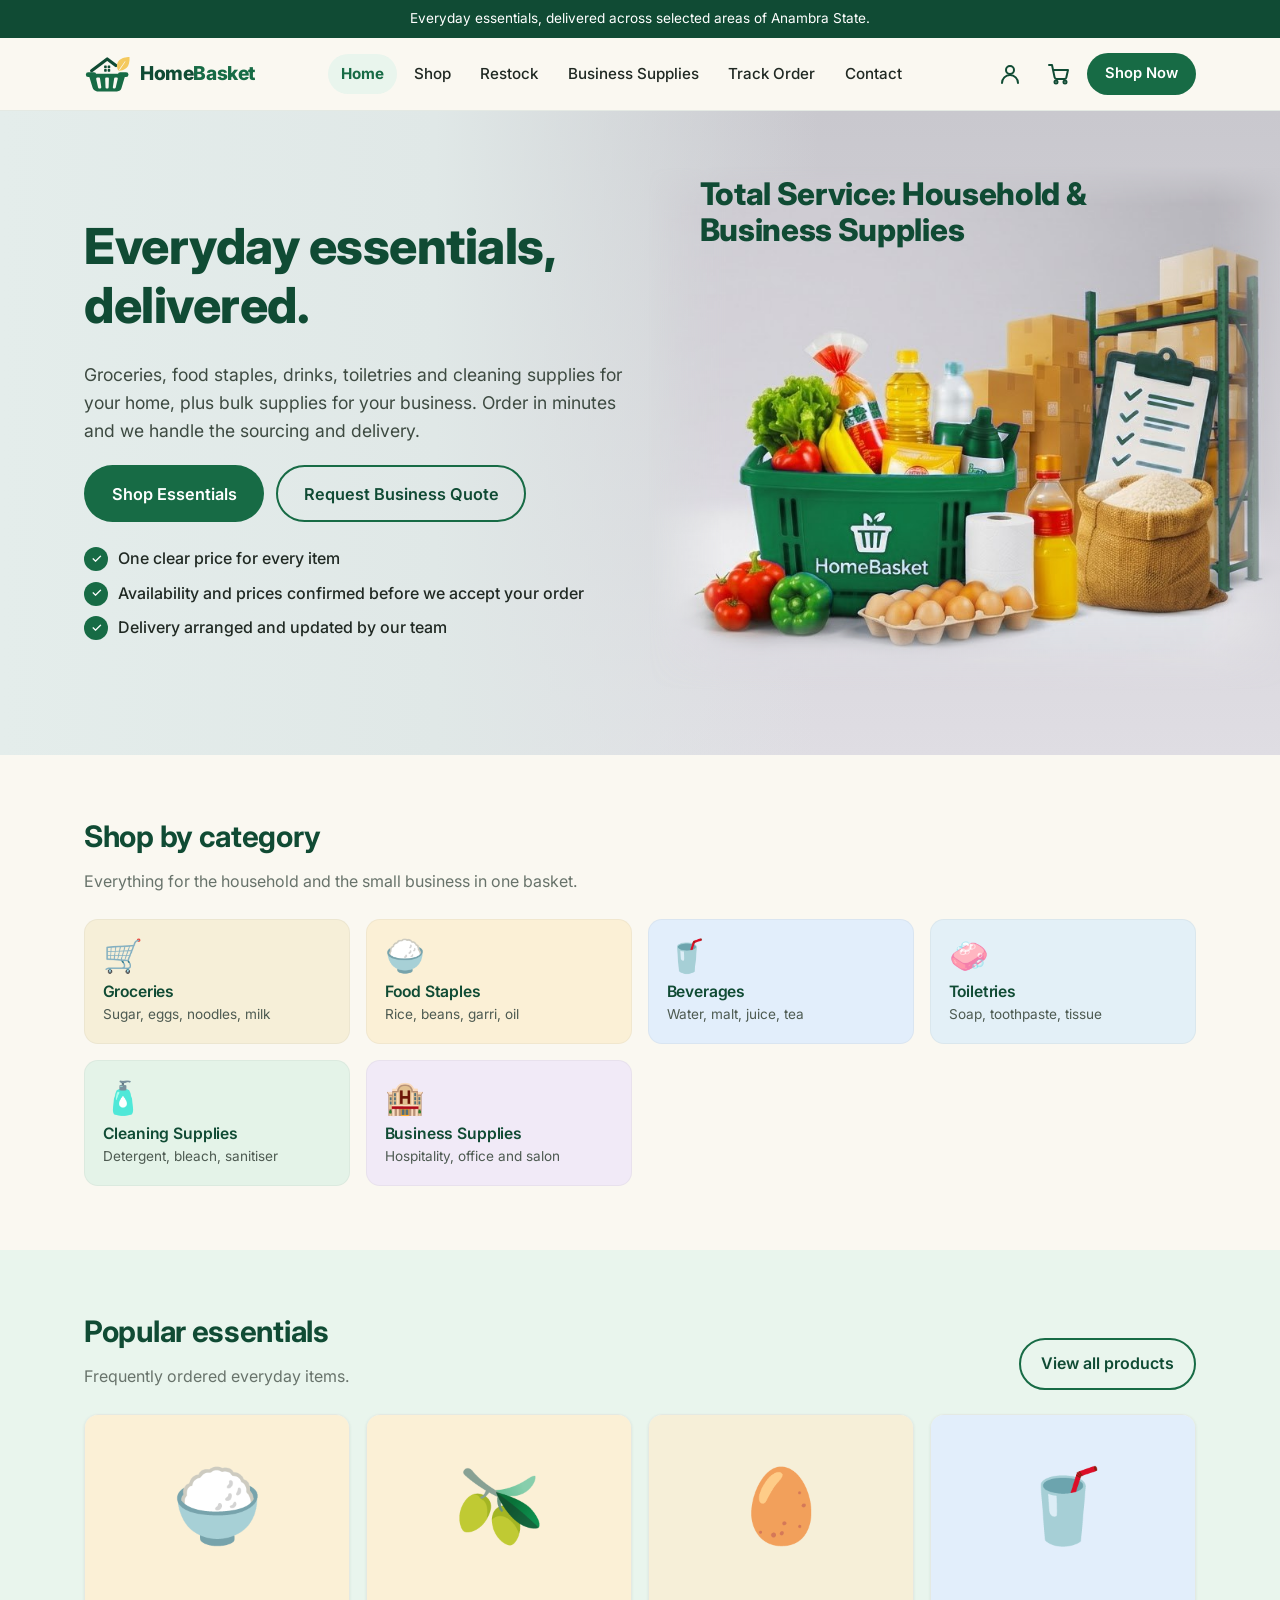
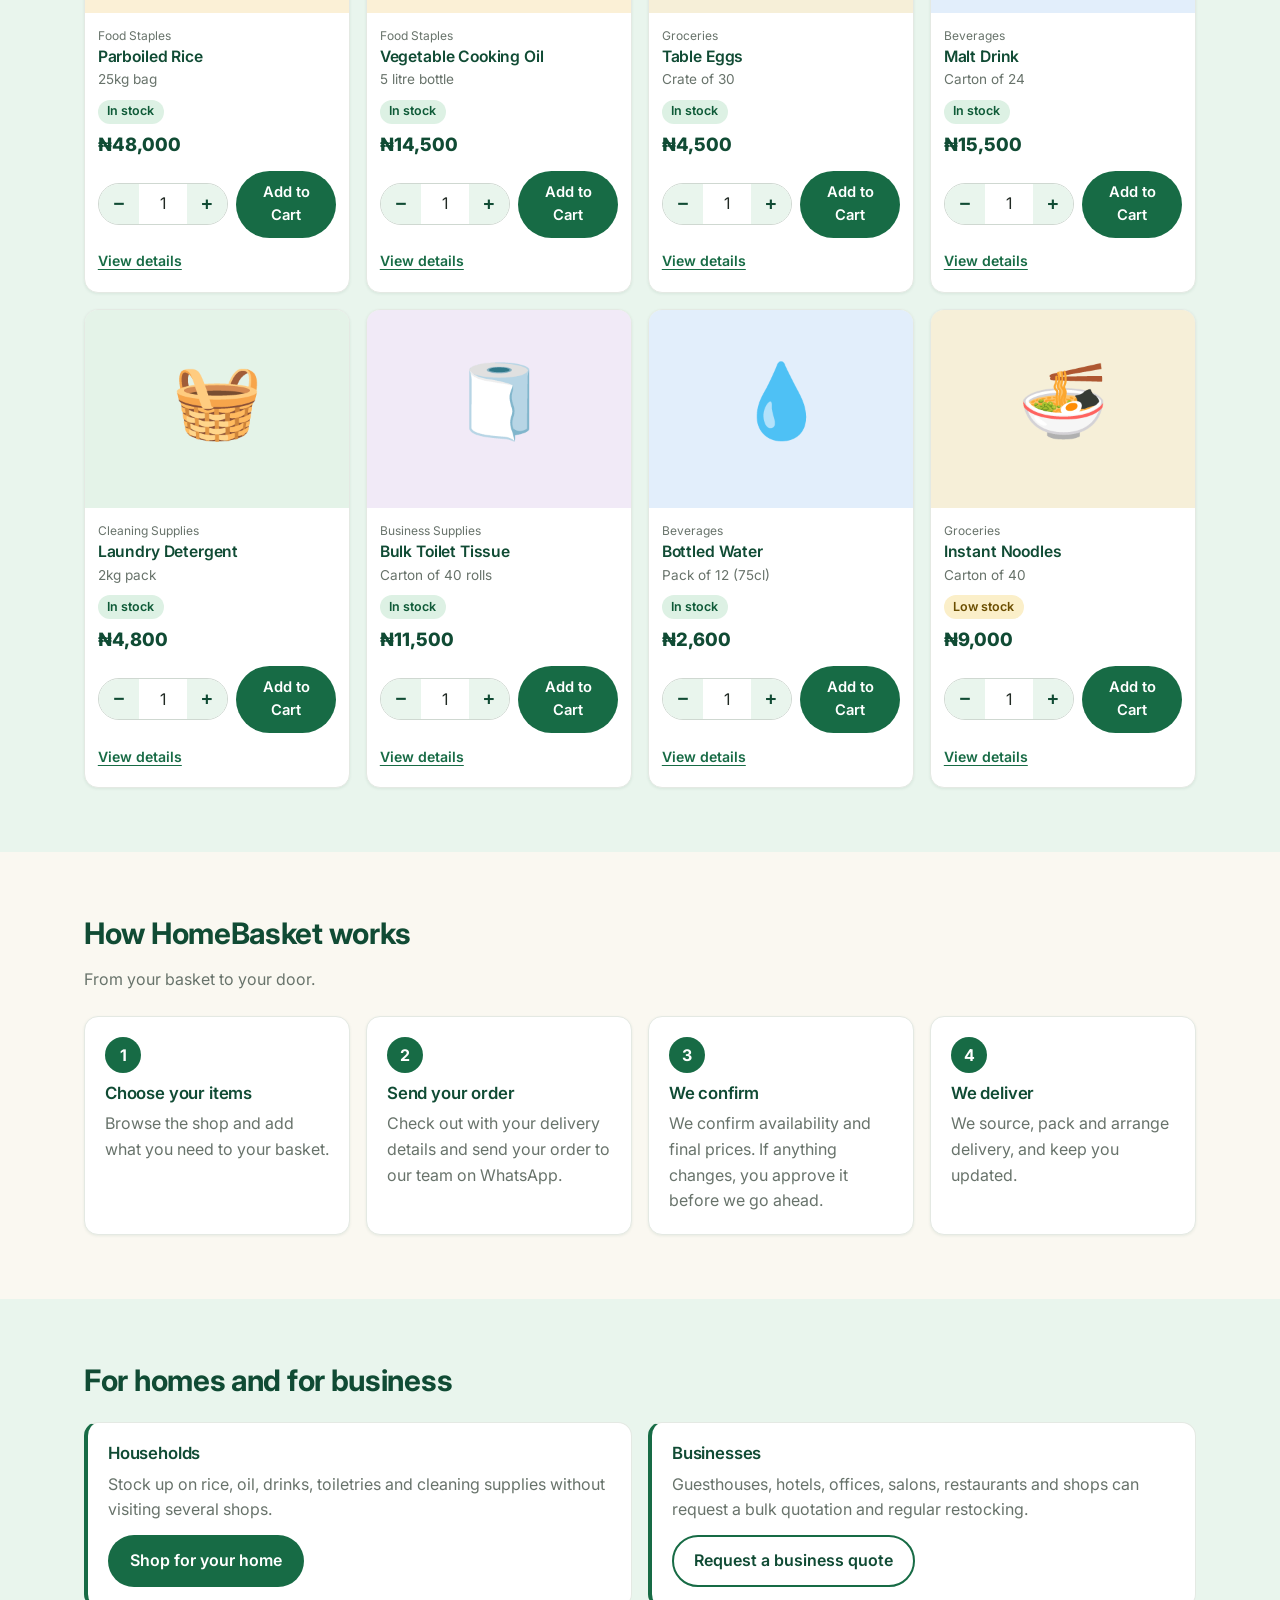
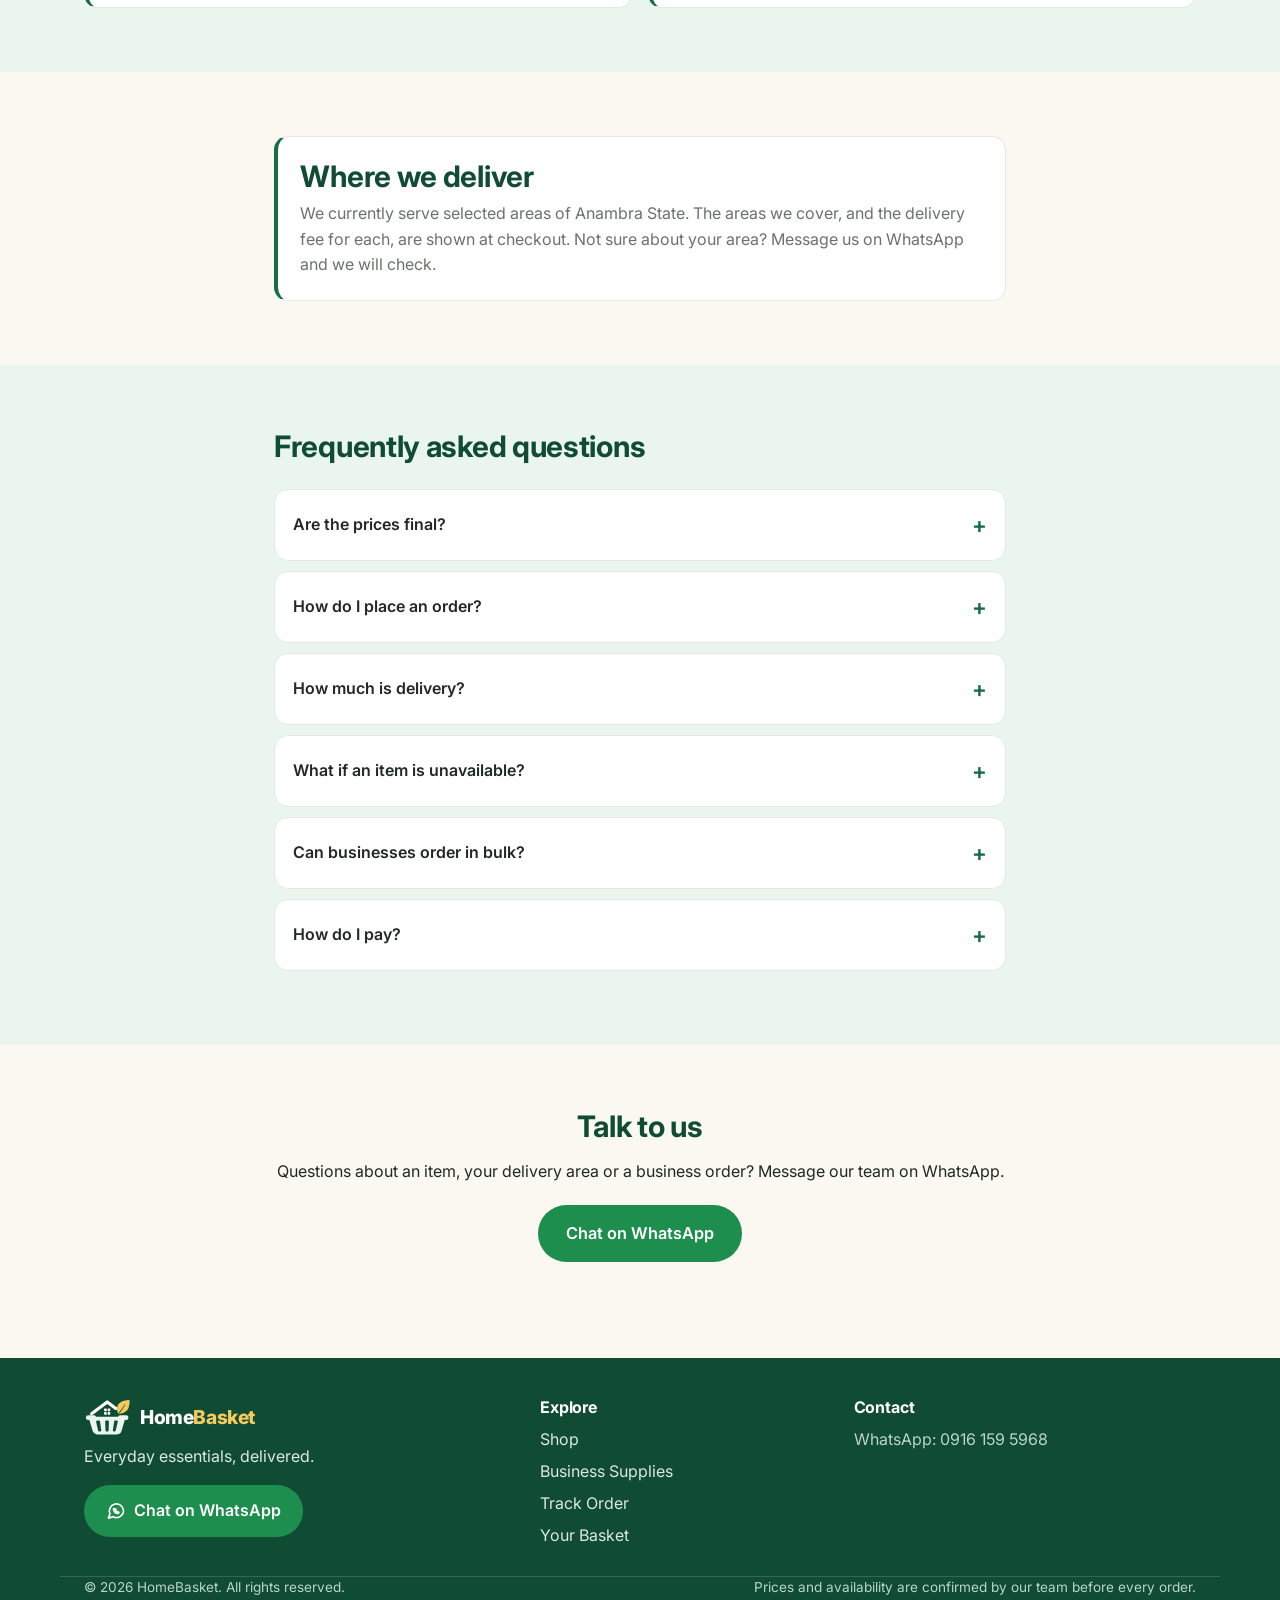
<file: HomeBasket 7/homebasket/index.html>
<!DOCTYPE html>
<html lang="en-NG">
<head>
<meta charset="utf-8">
<meta name="viewport" content="width=device-width, initial-scale=1">
<title>HomeBasket — Everyday essentials, delivered</title>
<meta name="description" content="Order groceries, food staples, beverages, toiletries, cleaning and business supplies from one place. HomeBasket confirms availability and prices before every order and arranges delivery.">
<meta name="theme-color" content="#176B45">
<link rel="icon" type="image/svg+xml" href="assets/images/favicon.svg">
<link rel="icon" type="image/png" sizes="32x32" href="assets/images/favicon-32.png">
<link rel="apple-touch-icon" href="assets/images/apple-touch-icon.png">
<link rel="preconnect" href="https://fonts.googleapis.com">
<link rel="preconnect" href="https://fonts.gstatic.com" crossorigin>
<link href="https://fonts.googleapis.com/css2?family=Inter:wght@400;500;600;700;800&amp;display=swap" rel="stylesheet">
<link rel="stylesheet" href="assets/css/styles.css">
<link rel="stylesheet" href="assets/css/components.css">
</head>
<body data-page="home" data-root="">
<a class="skip-link" href="#main">Skip to content</a>
<div id="site-header"></div>
<main id="main">

<section class="hero">
  <div class="container hero-grid">
    <div class="hero-copy">
      <h1>Everyday essentials, delivered.</h1>
      <p class="lead">Groceries, food staples, drinks, toiletries and cleaning supplies for your home, plus bulk supplies for your business. Order in minutes and we handle the sourcing and delivery.</p>
      <div class="btn-row">
        <a class="btn btn-primary btn-lg" href="pages/shop.html">Shop Essentials</a>
        <a class="btn btn-outline btn-lg" href="pages/business-supplies.html">Request Business Quote</a>
      </div>
      <ul class="trust-list">
        <li><span class="trust-icon" aria-hidden="true">&#10003;</span>One clear price for every item</li>
        <li><span class="trust-icon" aria-hidden="true">&#10003;</span>Availability and prices confirmed before we accept your order</li>
        <li><span class="trust-icon" aria-hidden="true">&#10003;</span>Delivery arranged and updated by our team</li>
      </ul>
    </div>
    <div class="hero-visual">
      <p class="hero-caption">Total Service: Household &amp; Business Supplies</p>
      <div class="hero-photo-box">
        <img class="hero-photo" src="assets/images/hero.jpg" alt="A HomeBasket shopping basket filled with fresh produce, cooking oil, bread, cleaning supplies and eggs, beside a roll of tissue, a sack of rice, a supplier checklist and stacked boxes" width="1376" height="768" fetchpriority="high">
      </div>
    </div>
  </div>
</section>

<section class="section" aria-labelledby="cat-title">
  <div class="container">
    <div class="section-head"><h2 id="cat-title">Shop by category</h2><p>Everything for the household and the small business in one basket.</p></div>
    <div class="category-grid" id="category-grid"></div>
  </div>
</section>

<section class="section section-tint" aria-labelledby="pop-title">
  <div class="container">
    <div class="section-head row"><div><h2 id="pop-title">Popular essentials</h2><p>Frequently ordered everyday items.</p></div>
      <a class="btn btn-outline" href="pages/shop.html">View all products</a></div>
    <div class="product-grid" id="popular-grid"></div>
  </div>
</section>

<section class="section" id="how-it-works" aria-labelledby="how-title">
  <div class="container">
    <div class="section-head"><h2 id="how-title">How HomeBasket works</h2><p>From your basket to your door.</p></div>
    <ol class="steps">
      <li><span class="step-num">1</span><h3>Choose your items</h3><p>Browse the shop and add what you need to your basket.</p></li>
      <li><span class="step-num">2</span><h3>Send your order</h3><p>Check out with your delivery details and send your order to our team on WhatsApp.</p></li>
      <li><span class="step-num">3</span><h3>We confirm</h3><p>We confirm availability and final prices. If anything changes, you approve it before we go ahead.</p></li>
      <li><span class="step-num">4</span><h3>We deliver</h3><p>We source, pack and arrange delivery, and keep you updated.</p></li>
    </ol>
  </div>
</section>

<section class="section section-tint" aria-labelledby="who-title">
  <div class="container">
    <div class="section-head"><h2 id="who-title">For homes and for business</h2></div>
    <div class="why-grid two">
      <div class="why-card"><h3>Households</h3><p>Stock up on rice, oil, drinks, toiletries and cleaning supplies without visiting several shops.</p><a class="btn btn-primary" href="pages/shop.html">Shop for your home</a></div>
      <div class="why-card"><h3>Businesses</h3><p>Guesthouses, hotels, offices, salons, restaurants and shops can request a bulk quotation and regular restocking.</p><a class="btn btn-outline" href="pages/business-supplies.html">Request a business quote</a></div>
    </div>
  </div>
</section>

<section class="section" aria-labelledby="areas-title">
  <div class="container narrow">
    <div class="notice-card">
      <h2 id="areas-title">Where we deliver</h2>
      <p>We currently serve selected areas of Anambra State. The areas we cover, and the delivery fee for each, are shown at checkout. Not sure about your area? Message us on WhatsApp and we will check.</p>
    </div>
  </div>
</section>

<section class="section section-tint" aria-labelledby="faq-title">
  <div class="container narrow">
    <div class="section-head"><h2 id="faq-title">Frequently asked questions</h2></div>
    <div class="faq">
      <details><summary>Are the prices final?</summary><p>You see one HomeBasket price for each item. We confirm availability and current prices before accepting your order. If anything changes, we send you a final quotation to approve first.</p></details>
      <details><summary>How do I place an order?</summary><p>Add items to your basket, enter your delivery details at checkout and send the order to us on WhatsApp. Our team replies to confirm.</p></details>
      <details><summary>How much is delivery?</summary><p>The delivery fee depends on your area and is shown at checkout. If your area is not listed, we will confirm the fee with you.</p></details>
      <details><summary>What if an item is unavailable?</summary><p>We tell you before your order is confirmed and suggest an alternative where possible. Nothing is changed without your approval.</p></details>
      <details><summary>Can businesses order in bulk?</summary><p>Yes. Send us your supply list through the business quotation page and we will prepare a quotation.</p></details>
      <details><summary>How do I pay?</summary><p>Payment details are shared by our team when your order is confirmed.</p></details>
    </div>
  </div>
</section>

<section class="section" id="contact" aria-labelledby="contact-title">
  <div class="container narrow center">
    <h2 id="contact-title">Talk to us</h2>
    <p>Questions about an item, your delivery area or a business order? Message our team on WhatsApp.</p>
    <div class="btn-row center"><a class="btn btn-whatsapp btn-lg" data-wa="contact" href="#contact">Chat on WhatsApp</a></div>
    <p id="wa-warning" class="note" hidden>WhatsApp ordering will be available soon.</p>
  </div>
</section>

</main>
<div id="site-footer"></div>
<script src="assets/js/config.js"></script>
<script src="assets/js/data-access.js"></script>
<script src="assets/js/products.js"></script>
<script src="assets/js/business-data.js"></script>
<script src="assets/js/store.js"></script>
<script src="assets/js/notifications.js"></script>
<script src="assets/js/app.js"></script>
<script src="assets/js/cart.js"></script>
<script src="assets/js/home.js"></script>
</body>
</html>
</file>
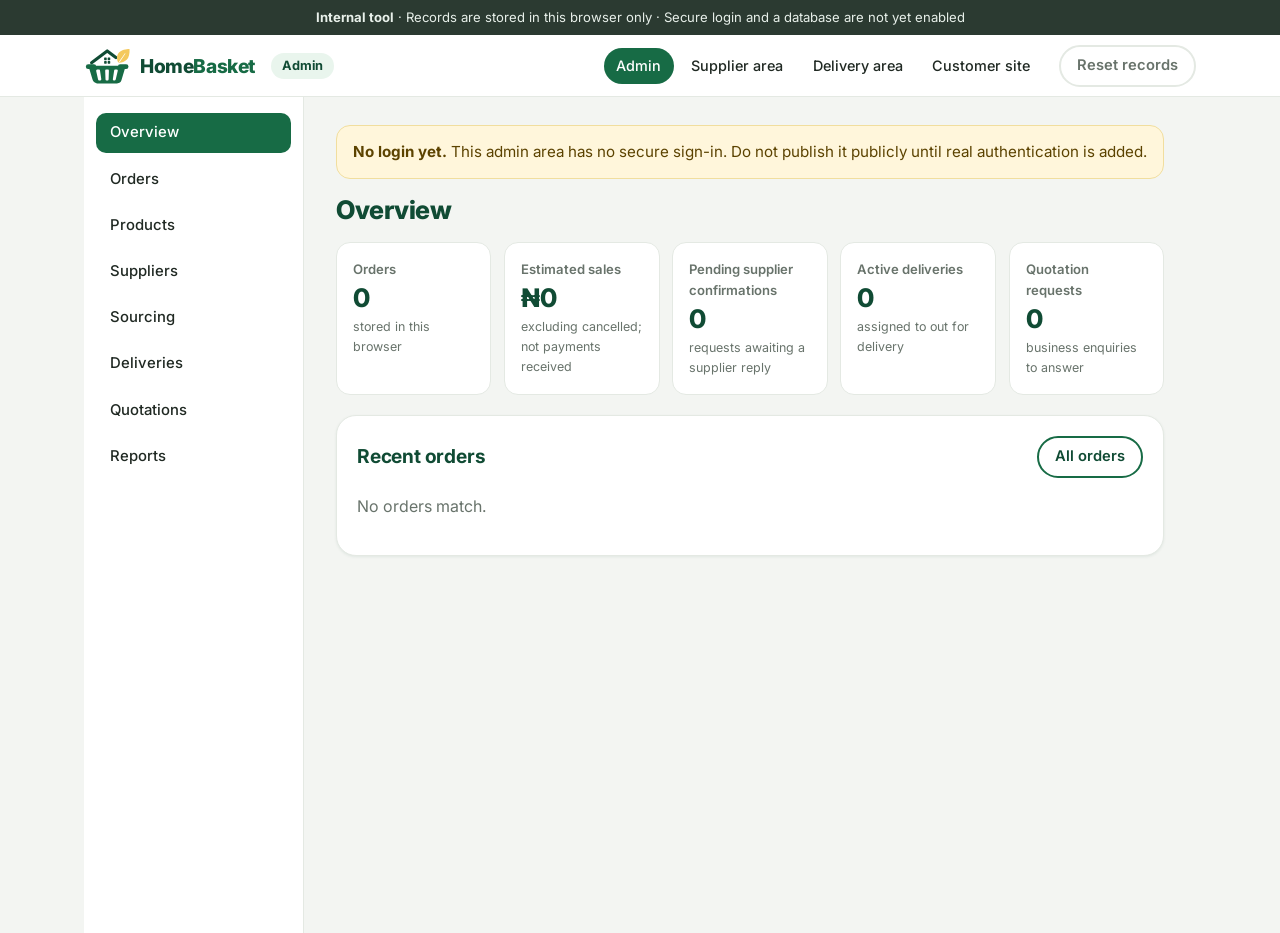
<file: HomeBasket 7/homebasket/pages/admin.html>
<!DOCTYPE html>
<html lang="en-NG">
<head>
<meta charset="utf-8">
<meta name="viewport" content="width=device-width, initial-scale=1">
<title>Admin — HomeBasket</title>
<meta name="description" content="HomeBasket internal admin area.">
<meta name="robots" content="noindex, nofollow">
<meta name="theme-color" content="#176B45">
<link rel="icon" type="image/svg+xml" href="../assets/images/favicon.svg">
<link rel="icon" type="image/png" sizes="32x32" href="../assets/images/favicon-32.png">
<link rel="apple-touch-icon" href="../assets/images/apple-touch-icon.png">
<link rel="preconnect" href="https://fonts.googleapis.com">
<link rel="preconnect" href="https://fonts.gstatic.com" crossorigin>
<link href="https://fonts.googleapis.com/css2?family=Inter:wght@400;500;600;700;800&amp;display=swap" rel="stylesheet">
<link rel="stylesheet" href="../assets/css/styles.css">
<link rel="stylesheet" href="../assets/css/components.css">
<link rel="stylesheet" href="../assets/css/dashboard.css">
</head>
<body data-page="admin" data-root="../" data-layout="dashboard" data-role="Admin">
<a class="skip-link" href="#main">Skip to content</a>
<div id="site-header"></div>
<main id="main">
<div class="container dash-layout">
  <nav class="dash-nav" id="admin-nav" aria-label="Admin sections"></nav>
  <div class="dash-main">
    <div class="alert alert-warn" role="note"><strong>No login yet.</strong> This admin area has no secure sign-in. Do not publish it publicly until real authentication is added.</div>
    <div id="admin-root"></div>
  </div>
</div>
</main>

<script src="../assets/js/config.js"></script>
<script src="../assets/js/data-access.js"></script>
<script src="../assets/js/products.js"></script>
<script src="../assets/js/business-data.js"></script>
<script src="../assets/js/store.js"></script>
<script src="../assets/js/notifications.js"></script>
<script src="../assets/js/app.js"></script>
<script src="../assets/js/cart.js"></script>
<script src="../assets/js/suppliers.js"></script>
<script src="../assets/js/deliveries.js"></script>
<script src="../assets/js/business.js"></script>
<script src="../assets/js/admin.js"></script>
</body>
</html>
</file>
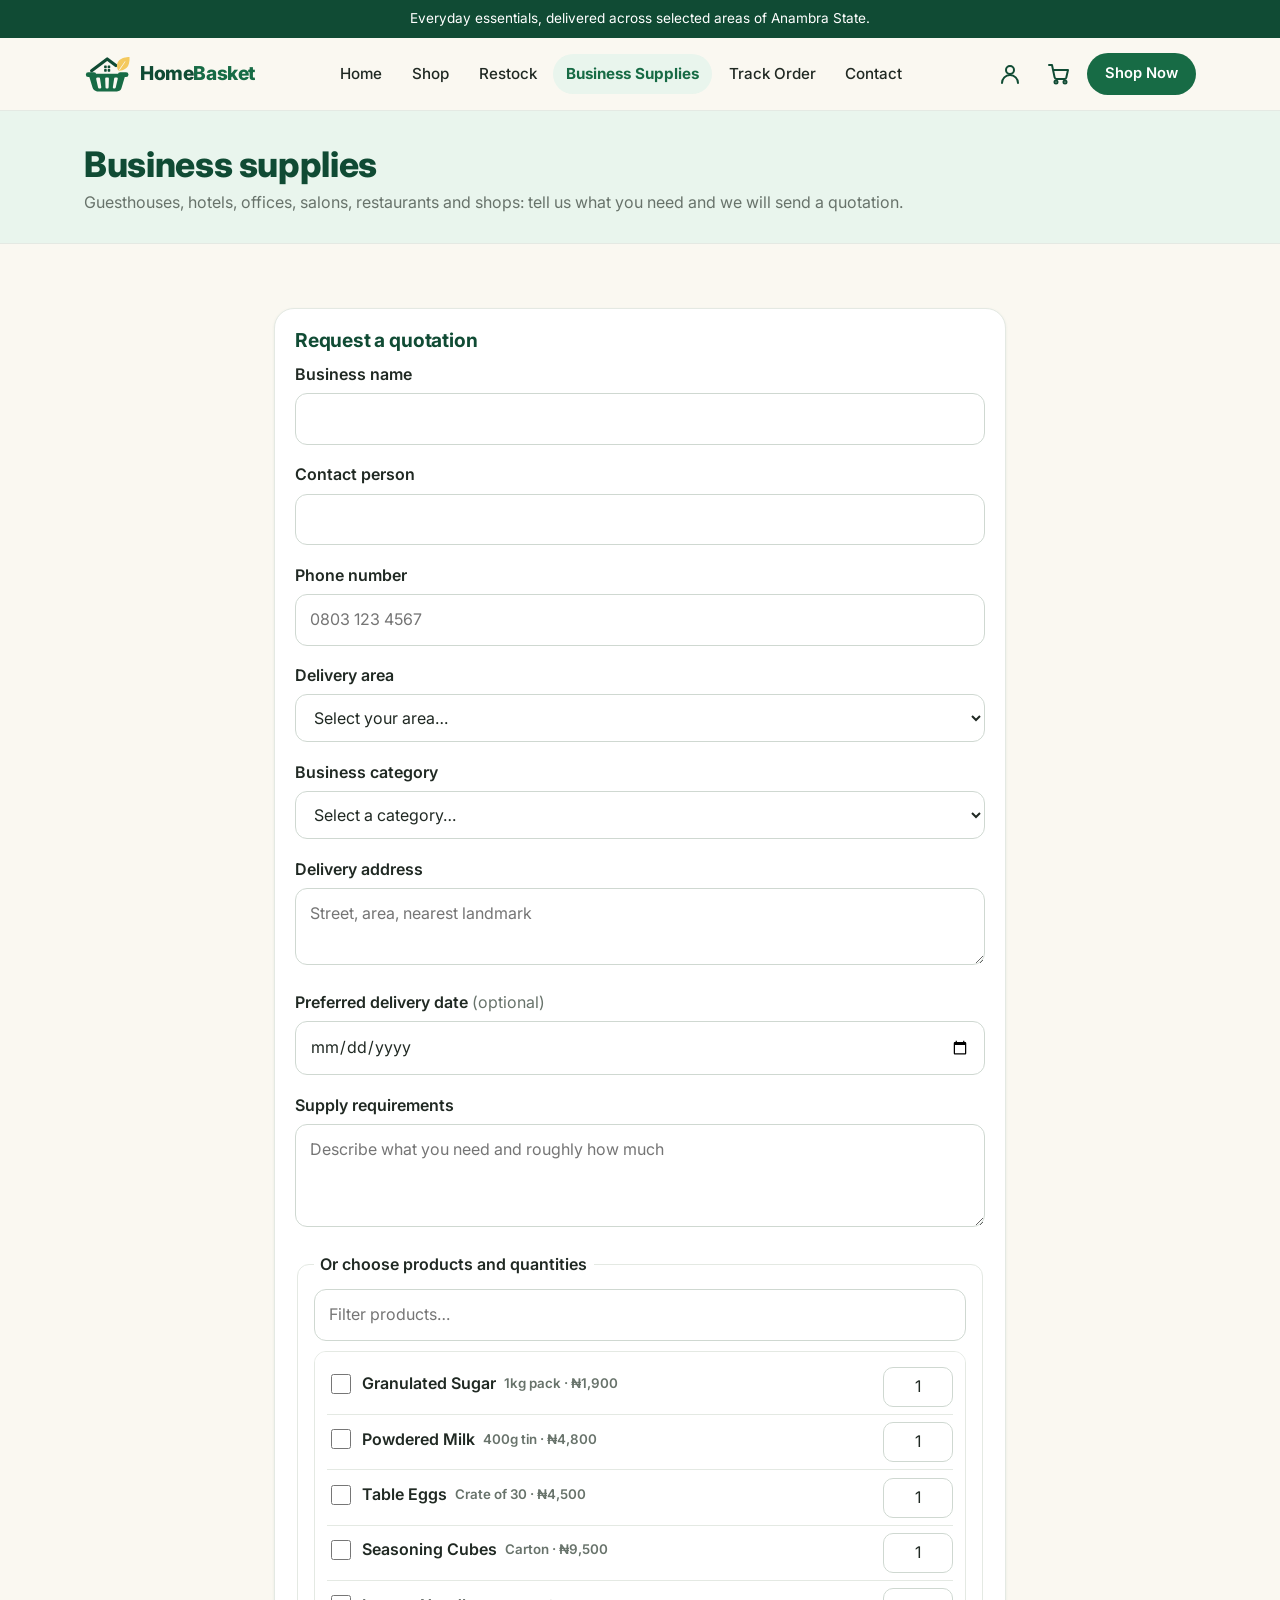
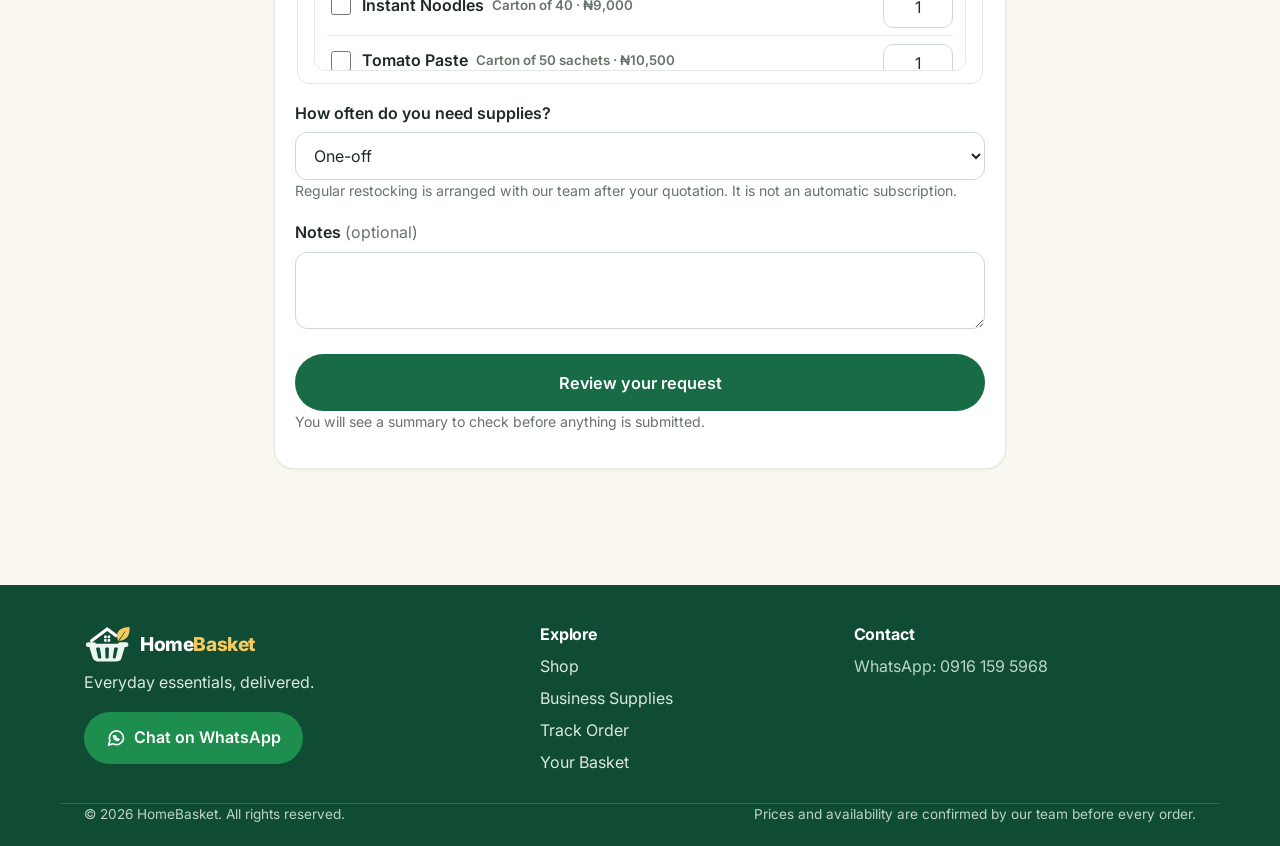
<file: HomeBasket 7/homebasket/pages/business-supplies.html>
<!DOCTYPE html>
<html lang="en-NG">
<head>
<meta charset="utf-8">
<meta name="viewport" content="width=device-width, initial-scale=1">
<title>Business supplies — HomeBasket</title>
<meta name="description" content="Request a bulk quotation for guesthouses, hotels, offices, salons, restaurants and shops. HomeBasket sources everyday supplies and delivers.">
<meta name="theme-color" content="#176B45">
<link rel="icon" type="image/svg+xml" href="../assets/images/favicon.svg">
<link rel="icon" type="image/png" sizes="32x32" href="../assets/images/favicon-32.png">
<link rel="apple-touch-icon" href="../assets/images/apple-touch-icon.png">
<link rel="preconnect" href="https://fonts.googleapis.com">
<link rel="preconnect" href="https://fonts.gstatic.com" crossorigin>
<link href="https://fonts.googleapis.com/css2?family=Inter:wght@400;500;600;700;800&amp;display=swap" rel="stylesheet">
<link rel="stylesheet" href="../assets/css/styles.css">
<link rel="stylesheet" href="../assets/css/components.css">
</head>
<body data-page="business" data-root="../">
<a class="skip-link" href="#main">Skip to content</a>
<div id="site-header"></div>
<main id="main">
<section class="page-head"><div class="container"><h1>Business supplies</h1><p>Guesthouses, hotels, offices, salons, restaurants and shops: tell us what you need and we will send a quotation.</p></div></section>
<section class="section"><div class="container narrow">
<form id="business-form" class="form-card" novalidate>
  <h2>Request a quotation</h2>
  <div class="field"><label for="businessName">Business name</label><input id="businessName" name="businessName" type="text" aria-describedby="err-businessName"><p class="field-error" id="err-businessName" role="alert"></p></div>
  <div class="field"><label for="contact">Contact person</label><input id="contact" name="contact" type="text" autocomplete="name" aria-describedby="err-contact"><p class="field-error" id="err-contact" role="alert"></p></div>
  <div class="field"><label for="phone">Phone number</label><input id="phone" name="phone" type="tel" inputmode="tel" autocomplete="tel" placeholder="0803 123 4567" aria-describedby="err-phone"><p class="field-error" id="err-phone" role="alert"></p></div>
  <div class="field"><label for="area">Delivery area</label><select id="area" name="area" aria-describedby="err-area"><option value="">Loading areas…</option></select><p class="field-error" id="err-area" role="alert"></p></div>
  <div class="field"><label for="category">Business category</label><select id="category" name="category" aria-describedby="err-category"><option value="">Select a category…</option><option>Hotel</option><option>Guesthouse</option><option>Restaurant</option><option>Salon</option><option>Office</option><option>Shop</option><option>Other</option></select><p class="field-error" id="err-category" role="alert"></p></div>
  <div class="field"><label for="deliveryAddress">Delivery address</label><textarea id="deliveryAddress" name="deliveryAddress" rows="2" placeholder="Street, area, nearest landmark" aria-describedby="err-deliveryAddress"></textarea><p class="field-error" id="err-deliveryAddress" role="alert"></p></div>
  <div class="field"><label for="preferredDate">Preferred delivery date <span class="optional">(optional)</span></label><input id="preferredDate" name="preferredDate" type="date" aria-describedby="err-preferredDate"><p class="field-error" id="err-preferredDate" role="alert"></p></div>
  <div class="field"><label for="requirements">Supply requirements</label><textarea id="requirements" name="requirements" rows="3" placeholder="Describe what you need and roughly how much" aria-describedby="err-requirements"></textarea><p class="field-error" id="err-requirements" role="alert"></p></div>
  <fieldset class="field"><legend>Or choose products and quantities</legend>
    <label for="item-filter" class="sr-only">Filter products</label><input id="item-filter" type="search" placeholder="Filter products…">
    <div id="item-picker" class="item-picker"></div><p class="field-error" id="err-items" role="alert"></p></fieldset>
  <div class="field"><label for="frequency">How often do you need supplies?</label><select id="frequency" name="frequency"><option>One-off</option><option>Weekly</option><option>Every two weeks</option><option>Monthly</option></select><p class="note">Regular restocking is arranged with our team after your quotation. It is not an automatic subscription.</p></div>
  <div class="field"><label for="notes">Notes <span class="optional">(optional)</span></label><textarea id="notes" name="notes" rows="2"></textarea></div>
  <button type="submit" class="btn btn-primary btn-lg btn-block" id="submit-quote">Review your request</button>
  <p class="note">You will see a summary to check before anything is submitted.</p>
</form>
<div id="quote-review" class="form-card" hidden>
  <h2 id="review-heading" tabindex="-1">Review your quotation request</h2>
  <div id="review-body"></div>
  <p class="note">HomeBasket will check availability and confirm your quotation. Submitting this request does not contact suppliers, and the totals shown are indicative, not a quotation.</p>
  <div class="btn-row"><button type="button" class="btn btn-primary btn-lg" id="review-confirm">Request Quotation</button><button type="button" class="btn btn-outline" id="review-edit">Edit request</button></div>
</div>
<div id="quote-done" class="success-card" hidden>
  <div class="success-icon" aria-hidden="true">📋</div>
  <h2 id="quote-heading" tabindex="-1">Your quotation request is ready</h2>
  <p class="lead">Reference <strong id="quote-ref"></strong>. <strong>Send it to our team on WhatsApp</strong> so we can prepare your quotation.</p>
  <div id="quote-summary" class="text-left"></div>
  <p class="note"><strong>What happens next:</strong> HomeBasket will check availability and confirm your quotation. Submitting this request does not contact suppliers. The prices shown are indicative, not a quotation. This request is kept in this browser only until you send it to us on WhatsApp: it is not saved to a database or sent to suppliers.</p>
  <div class="btn-row center"><button type="button" class="btn btn-whatsapp btn-lg" id="quote-wa">Send quotation request on WhatsApp</button><a class="btn btn-outline" href="business-supplies.html">New request</a></div>
</div>
</div></section>
</main>
<div id="site-footer"></div>
<script src="../assets/js/config.js"></script>
<script src="../assets/js/data-access.js"></script>
<script src="../assets/js/products.js"></script>
<script src="../assets/js/business-data.js"></script>
<script src="../assets/js/store.js"></script>
<script src="../assets/js/notifications.js"></script>
<script src="../assets/js/app.js"></script>
<script src="../assets/js/cart.js"></script>
<script src="../assets/js/business.js"></script>
</body>
</html>
</file>
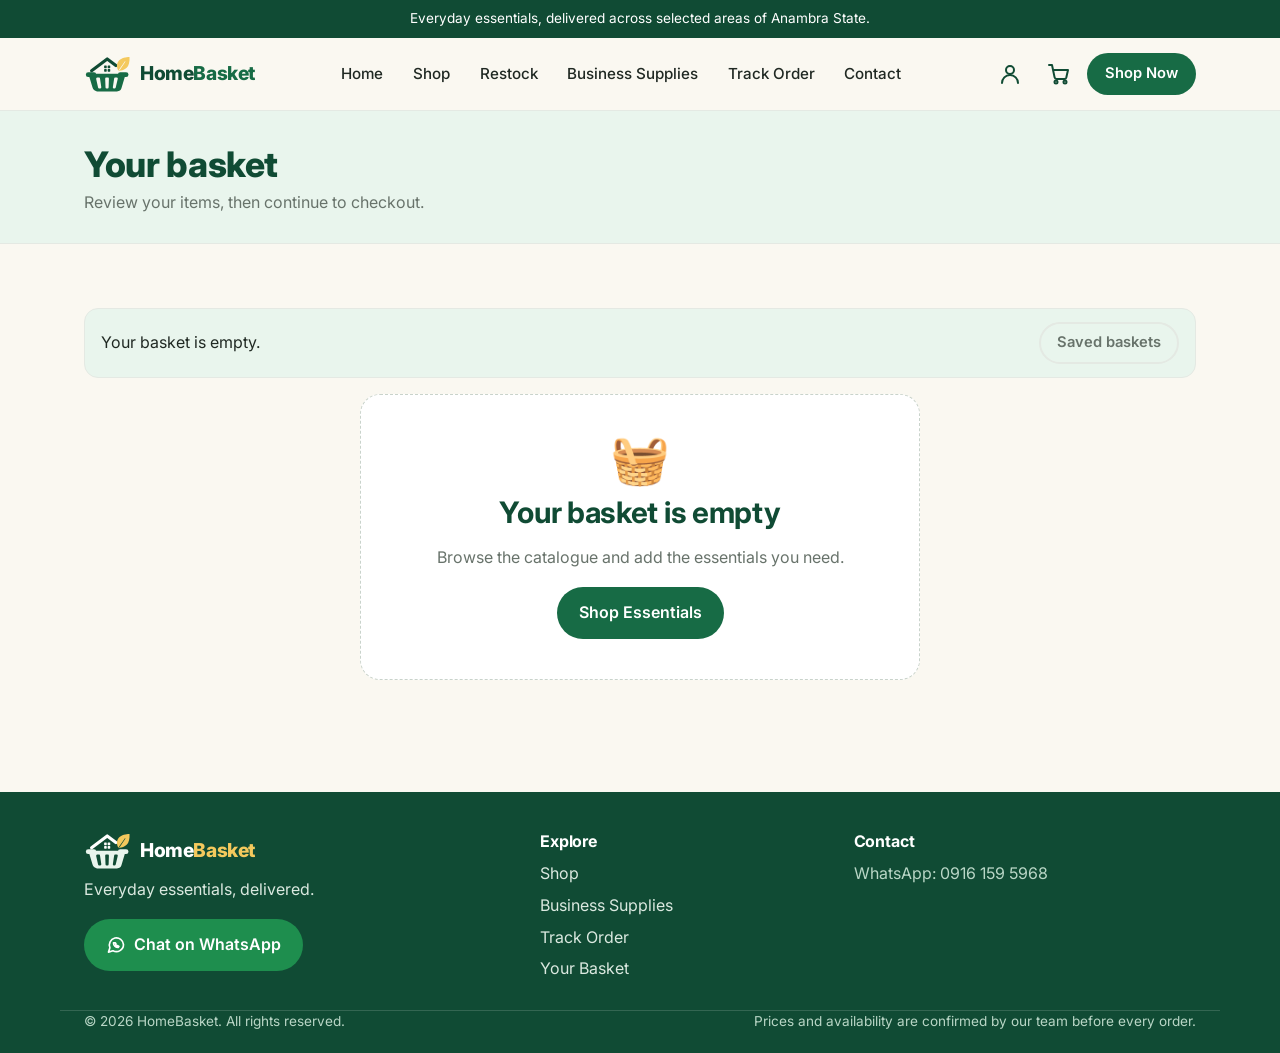
<file: HomeBasket 7/homebasket/pages/cart.html>
<!DOCTYPE html>
<html lang="en-NG">
<head>
<meta charset="utf-8">
<meta name="viewport" content="width=device-width, initial-scale=1">
<title>Your basket — HomeBasket</title>
<meta name="description" content="Review the items in your HomeBasket basket, change quantities and continue to checkout.">
<meta name="theme-color" content="#176B45">
<link rel="icon" type="image/svg+xml" href="../assets/images/favicon.svg">
<link rel="icon" type="image/png" sizes="32x32" href="../assets/images/favicon-32.png">
<link rel="apple-touch-icon" href="../assets/images/apple-touch-icon.png">
<link rel="preconnect" href="https://fonts.googleapis.com">
<link rel="preconnect" href="https://fonts.gstatic.com" crossorigin>
<link href="https://fonts.googleapis.com/css2?family=Inter:wght@400;500;600;700;800&amp;display=swap" rel="stylesheet">
<link rel="stylesheet" href="../assets/css/styles.css">
<link rel="stylesheet" href="../assets/css/components.css">
</head>
<body data-page="cart" data-root="../">
<a class="skip-link" href="#main">Skip to content</a>
<div id="site-header"></div>
<main id="main">
<section class="page-head"><div class="container"><h1>Your basket</h1><p>Review your items, then continue to checkout.</p></div></section><section class="section"><div class="container"><div id="save-basket-bar"></div><div id="cart-root"></div></div></section>
</main>
<div id="site-footer"></div>
<script src="../assets/js/config.js"></script>
<script src="../assets/js/data-access.js"></script>
<script src="../assets/js/products.js"></script>
<script src="../assets/js/business-data.js"></script>
<script src="../assets/js/store.js"></script>
<script src="../assets/js/notifications.js"></script>
<script src="../assets/js/app.js"></script>
<script src="../assets/js/cart.js"></script>
<script src="../assets/js/saved-baskets.js"></script>
</body>
</html>
</file>
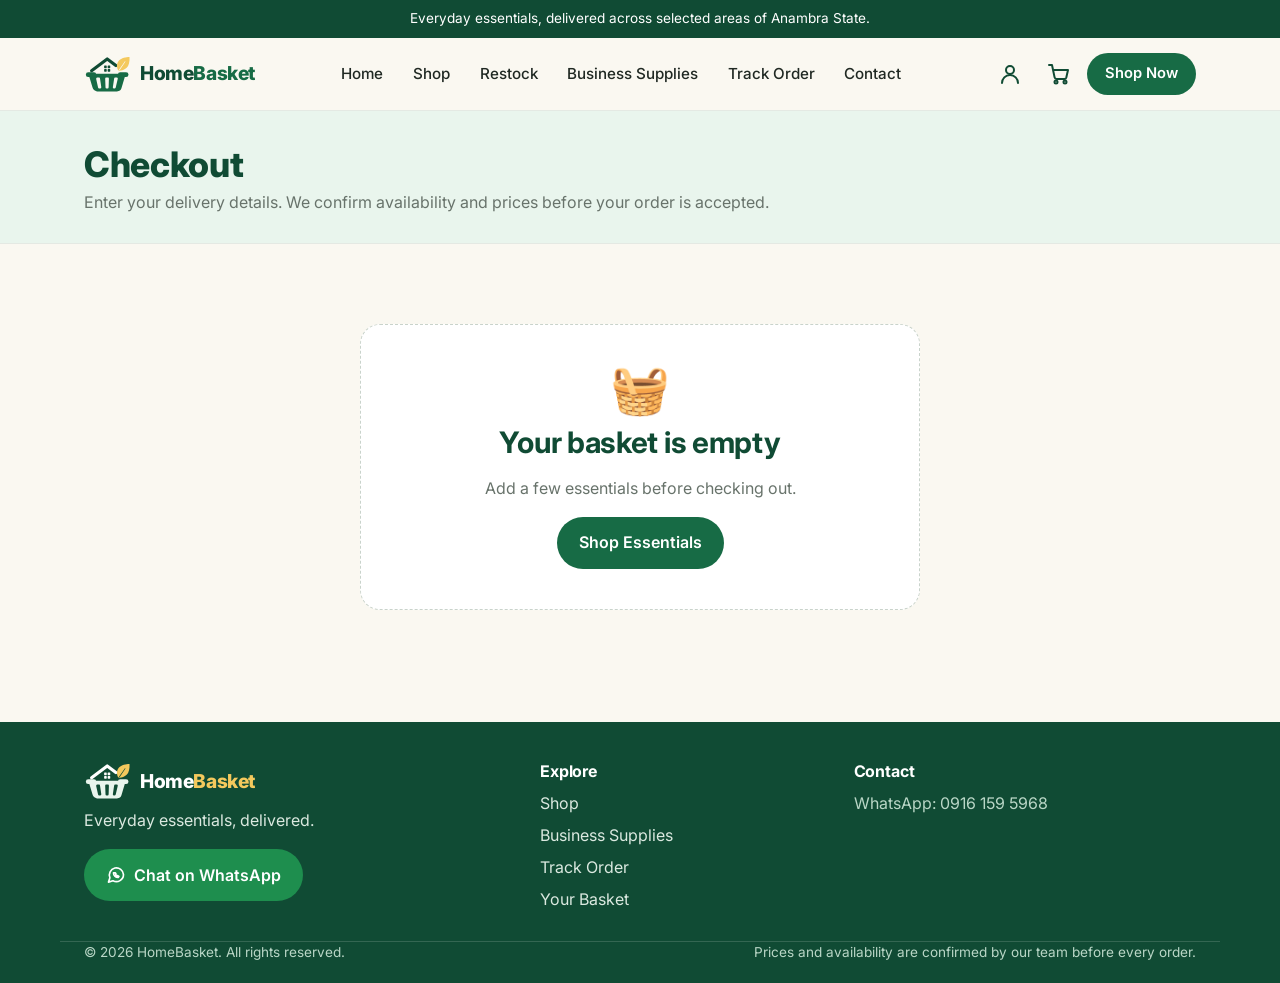
<file: HomeBasket 7/homebasket/pages/checkout.html>
<!DOCTYPE html>
<html lang="en-NG">
<head>
<meta charset="utf-8">
<meta name="viewport" content="width=device-width, initial-scale=1">
<title>Checkout — HomeBasket</title>
<meta name="description" content="Enter your delivery details and send your HomeBasket order to our team on WhatsApp.">
<meta name="theme-color" content="#176B45">
<link rel="icon" type="image/svg+xml" href="../assets/images/favicon.svg">
<link rel="icon" type="image/png" sizes="32x32" href="../assets/images/favicon-32.png">
<link rel="apple-touch-icon" href="../assets/images/apple-touch-icon.png">
<link rel="preconnect" href="https://fonts.googleapis.com">
<link rel="preconnect" href="https://fonts.gstatic.com" crossorigin>
<link href="https://fonts.googleapis.com/css2?family=Inter:wght@400;500;600;700;800&amp;display=swap" rel="stylesheet">
<link rel="stylesheet" href="../assets/css/styles.css">
<link rel="stylesheet" href="../assets/css/components.css">
</head>
<body data-page="checkout" data-root="../">
<a class="skip-link" href="#main">Skip to content</a>
<div id="site-header"></div>
<main id="main">
<section class="page-head"><div class="container"><h1>Checkout</h1><p>Enter your delivery details. We confirm availability and prices before your order is accepted.</p></div></section>
<section class="section"><div class="container">
<div id="checkout-root">
  <div class="checkout-layout">
    <form id="checkout-form" class="form-card" novalidate>
      <h2>Delivery details</h2>
      <div class="field"><label for="name">Full name</label><input id="name" name="name" type="text" autocomplete="name" aria-describedby="err-name"><p class="field-error" id="err-name" role="alert"></p></div>
      <div class="field"><label for="phone">Phone number</label><input id="phone" name="phone" type="tel" inputmode="tel" autocomplete="tel" placeholder="0803 123 4567 or +234 803 123 4567" aria-describedby="err-phone"><p class="field-error" id="err-phone" role="alert"></p></div>
      <div class="field"><label for="zone">Delivery area</label><select id="zone" name="zone" aria-describedby="err-zone"><option value="">Loading areas…</option></select><p class="field-error" id="err-zone" role="alert"></p></div>
      <div class="field"><label for="address">Delivery address</label><textarea id="address" name="address" rows="3" placeholder="House number, street, nearest landmark" aria-describedby="err-address"></textarea><p class="field-error" id="err-address" role="alert"></p></div>
      <div class="field"><label for="instructions">Delivery instructions <span class="optional">(optional)</span></label><textarea id="instructions" name="instructions" rows="2" placeholder="e.g. Call on arrival"></textarea></div>
      <fieldset class="field"><legend>Delivery option</legend>
        <label class="check-row"><input type="radio" name="option" value="standard" checked> Standard delivery</label>
        <label class="check-row"><input type="radio" name="option" value="scheduled"> Scheduled delivery (choose a date)</label></fieldset>
      <div class="field" id="date-field" hidden><label for="date">Preferred delivery date</label><input id="date" name="date" type="date" aria-describedby="err-date"><p class="field-error" id="err-date" role="alert"></p></div>
      <button type="submit" class="btn btn-primary btn-lg btn-block" id="place-order">Place order request</button>
      <p class="note">After you place your request, send it to our team on WhatsApp. We confirm availability and prices before accepting your order. Payment details are shared when your order is confirmed.</p>
    </form>
    <aside class="summary-card" aria-label="Order summary">
      <h2>Order summary</h2>
      <ul class="summary-items" id="summary-items"></ul>
      <dl class="summary-rows">
        <div><dt>Subtotal</dt><dd id="sum-sub"></dd></div>
        <div><dt>Delivery fee</dt><dd id="sum-fee"></dd></div>
        <div class="total"><dt>Estimated total</dt><dd id="sum-total"></dd></div>
      </dl>
      <p class="note">Estimated until our team confirms availability and prices.</p>
      <a class="link-btn" href="cart.html">Edit basket</a>
    </aside>
  </div>
</div>
<div id="order-done" class="success-card" hidden>
  <div class="success-icon" aria-hidden="true">🧺</div>
  <h2 id="order-done-heading" tabindex="-1">Your order request is ready</h2>
  <p class="lead">Your reference is <strong id="done-ref"></strong>. <strong>Now send it to our team on WhatsApp</strong>: your message is prepared, you only need to press Send.</p>
  <ul class="summary-items done-items" id="done-summary"></ul>
  <p>Estimated total: <strong id="done-total"></strong></p>
  <div class="btn-row center"><button type="button" class="btn btn-whatsapp btn-lg" id="done-wa">Send order on WhatsApp</button><a class="btn btn-outline" id="track-link" href="track-order.html">Track this order</a><a class="btn btn-ghost" href="shop.html">Continue shopping</a></div>
  <ul class="check-list"><li>We confirm availability and final prices before accepting your order.</li><li>If anything changes you approve it first.</li><li>Payment details are shared when your order is confirmed.</li></ul>
</div>
</div></section>
</main>
<div id="site-footer"></div>
<script src="../assets/js/config.js"></script>
<script src="../assets/js/data-access.js"></script>
<script src="../assets/js/products.js"></script>
<script src="../assets/js/business-data.js"></script>
<script src="../assets/js/store.js"></script>
<script src="../assets/js/notifications.js"></script>
<script src="../assets/js/app.js"></script>
<script src="../assets/js/cart.js"></script>
<script src="../assets/js/checkout.js"></script>
</body>
</html>
</file>
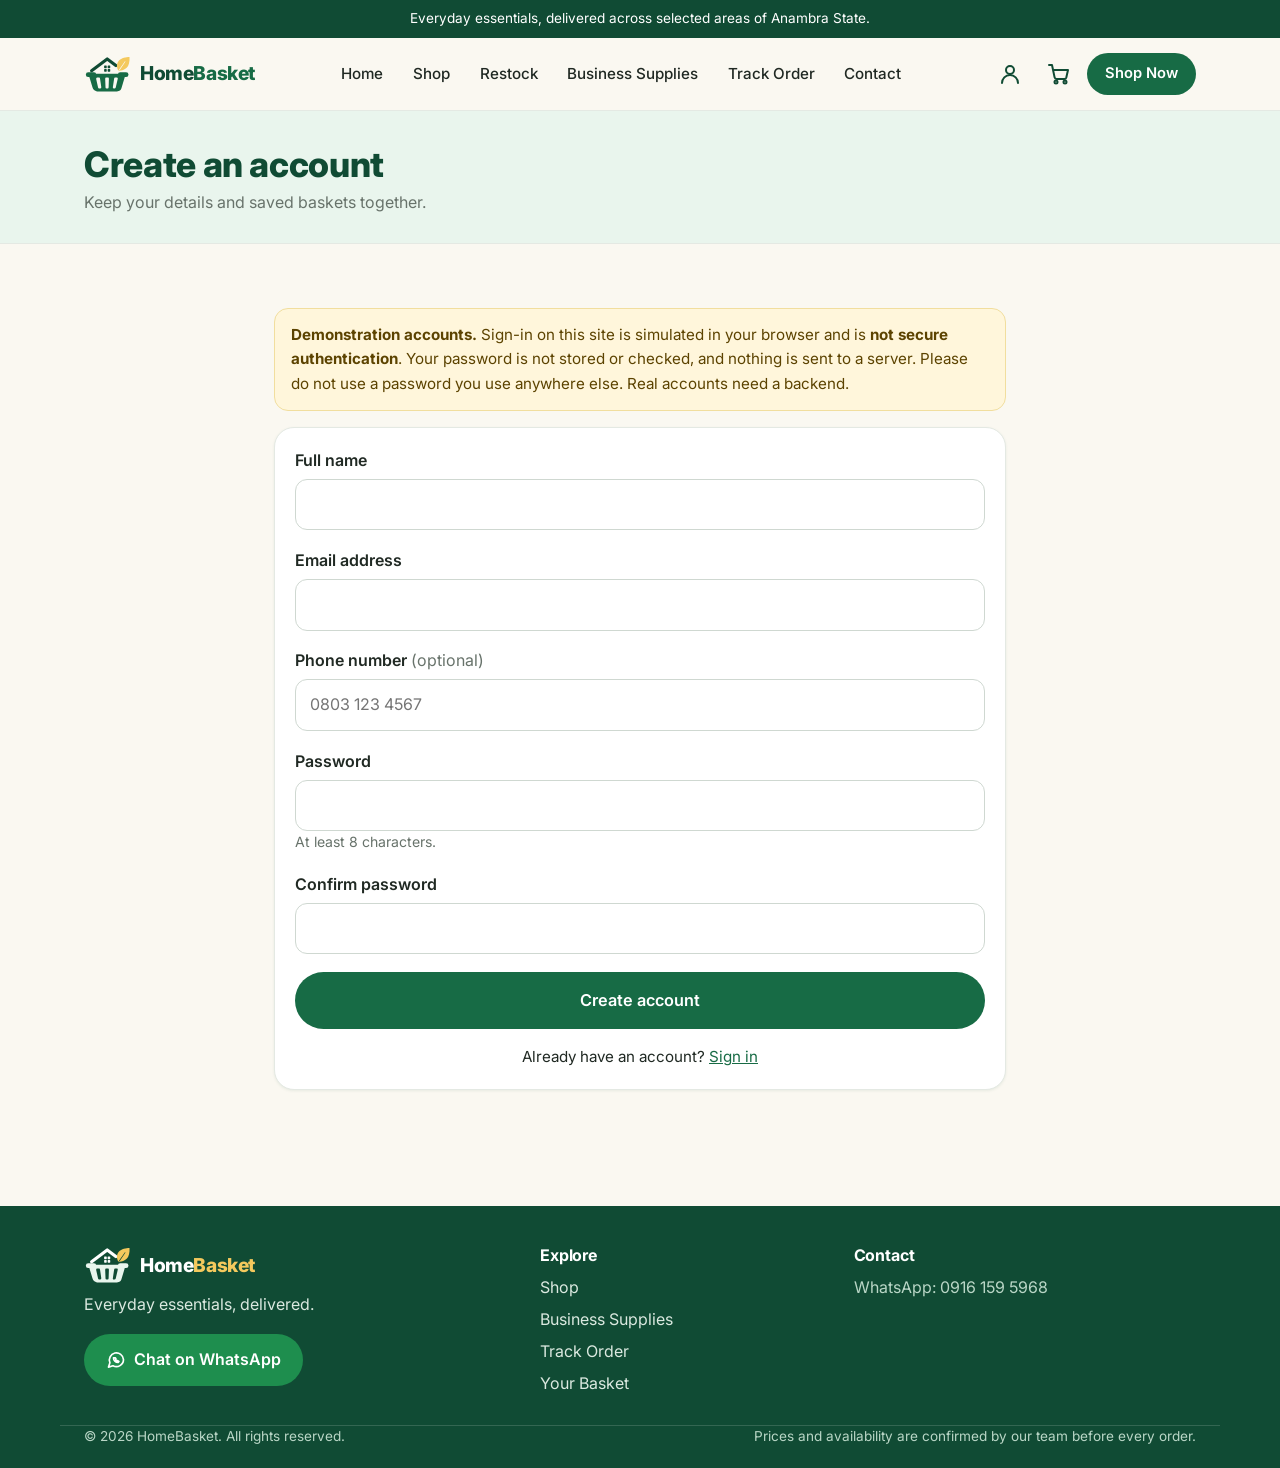
<file: HomeBasket 7/homebasket/pages/create-account.html>
<!DOCTYPE html>
<html lang="en-NG">
<head>
<meta charset="utf-8">
<meta name="viewport" content="width=device-width, initial-scale=1">
<title>Create account — HomeBasket</title>
<meta name="description" content="Create a HomeBasket account.">
<meta name="theme-color" content="#176B45">
<link rel="icon" type="image/svg+xml" href="../assets/images/favicon.svg">
<link rel="icon" type="image/png" sizes="32x32" href="../assets/images/favicon-32.png">
<link rel="apple-touch-icon" href="../assets/images/apple-touch-icon.png">
<link rel="preconnect" href="https://fonts.googleapis.com">
<link rel="preconnect" href="https://fonts.gstatic.com" crossorigin>
<link href="https://fonts.googleapis.com/css2?family=Inter:wght@400;500;600;700;800&amp;display=swap" rel="stylesheet">
<link rel="stylesheet" href="../assets/css/styles.css">
<link rel="stylesheet" href="../assets/css/components.css">
</head>
<body data-page="account" data-root="../">
<a class="skip-link" href="#main">Skip to content</a>
<div id="site-header"></div>
<main id="main">
<section class="page-head"><div class="container"><h1>Create an account</h1><p>Keep your details and saved baskets together.</p></div></section>
<section class="section"><div class="container narrow">
<div class="alert alert-warn" role="note"><strong>Demonstration accounts.</strong> Sign-in on this site is simulated in your browser and is <strong>not secure authentication</strong>. Your password is not stored or checked, and nothing is sent to a server. Please do not use a password you use anywhere else. Real accounts need a backend.</div>
<form id="signup-form" class="form-card" novalidate>
  <p class="field-error" id="form-error" role="alert"></p>
  <div class="field"><label for="name">Full name</label><input id="name" name="name" type="text" autocomplete="name" aria-describedby="err-name"><p class="field-error" id="err-name" role="alert"></p></div>
  <div class="field"><label for="email">Email address</label><input id="email" name="email" type="email" autocomplete="email" aria-describedby="err-email"><p class="field-error" id="err-email" role="alert"></p></div>
  <div class="field"><label for="phone">Phone number <span class="optional">(optional)</span></label><input id="phone" name="phone" type="tel" inputmode="tel" autocomplete="tel" placeholder="0803 123 4567" aria-describedby="err-phone"><p class="field-error" id="err-phone" role="alert"></p></div>
  <div class="field"><label for="password">Password</label><input id="password" name="password" type="password" autocomplete="new-password" aria-describedby="err-password"><p class="note">At least 8 characters.</p><p class="field-error" id="err-password" role="alert"></p></div>
  <div class="field"><label for="confirmPassword">Confirm password</label><input id="confirmPassword" name="confirmPassword" type="password" autocomplete="new-password" aria-describedby="err-confirmPassword"><p class="field-error" id="err-confirmPassword" role="alert"></p></div>
  <button type="submit" class="btn btn-primary btn-lg btn-block">Create account</button>
  <p class="form-links">Already have an account? <a href="login.html">Sign in</a></p>
</form>
</div></section>
</main>
<div id="site-footer"></div>
<script src="../assets/js/config.js"></script>
<script src="../assets/js/data-access.js"></script>
<script src="../assets/js/products.js"></script>
<script src="../assets/js/business-data.js"></script>
<script src="../assets/js/store.js"></script>
<script src="../assets/js/notifications.js"></script>
<script src="../assets/js/app.js"></script>
<script src="../assets/js/cart.js"></script>
<script src="../assets/js/order-updates.js"></script>
<script src="../assets/js/account.js"></script>
</body>
</html>
</file>
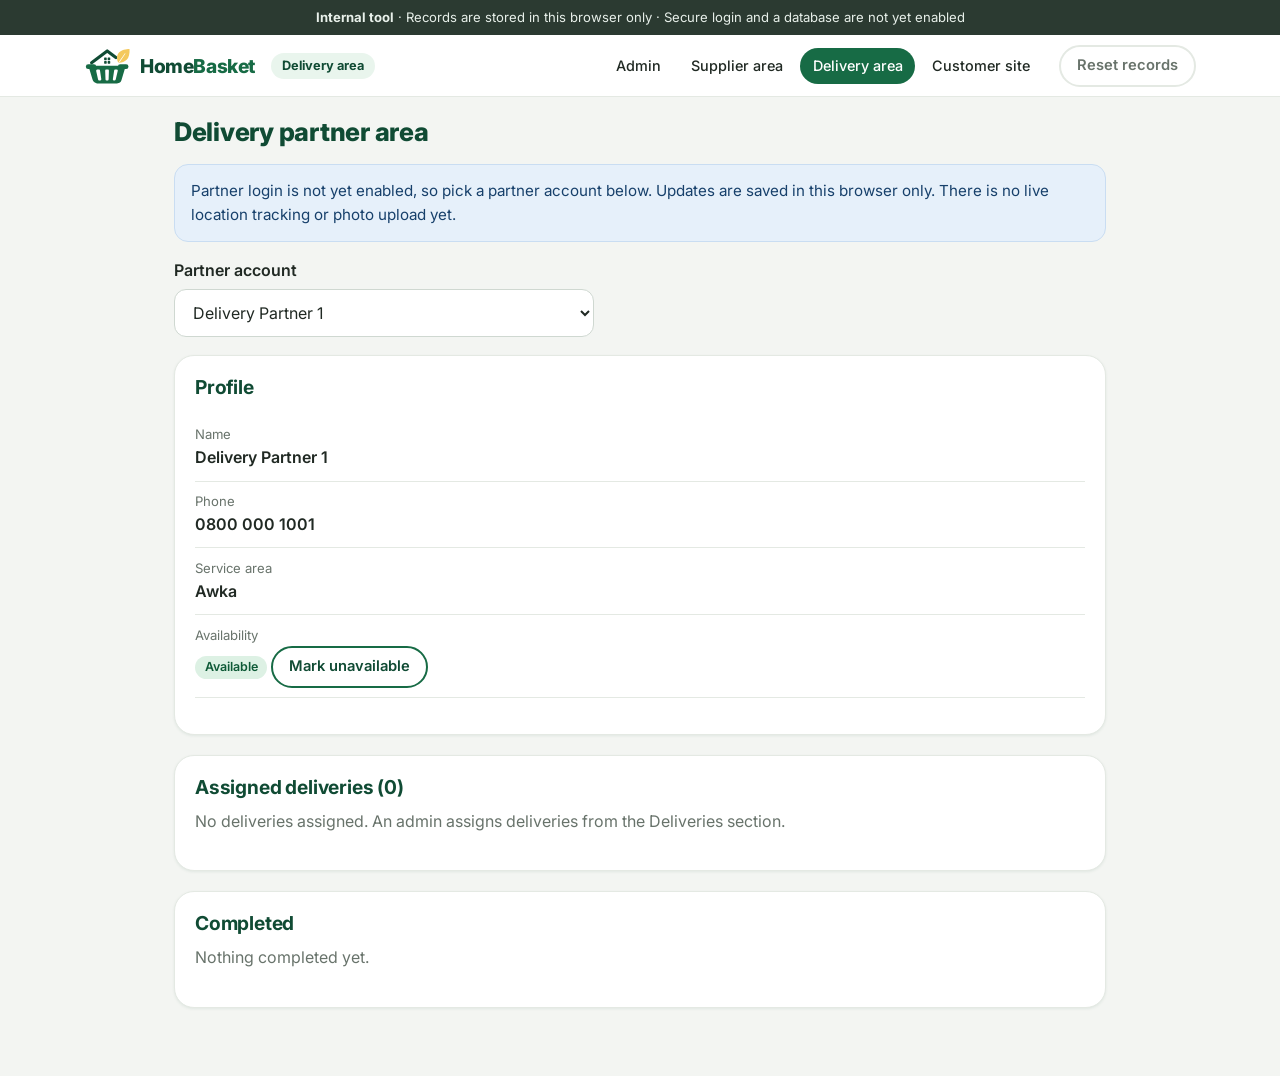
<file: HomeBasket 7/homebasket/pages/delivery-portal.html>
<!DOCTYPE html>
<html lang="en-NG">
<head>
<meta charset="utf-8">
<meta name="viewport" content="width=device-width, initial-scale=1">
<title>Delivery area — HomeBasket</title>
<meta name="description" content="HomeBasket delivery partner area.">
<meta name="robots" content="noindex, nofollow">
<meta name="theme-color" content="#176B45">
<link rel="icon" type="image/svg+xml" href="../assets/images/favicon.svg">
<link rel="icon" type="image/png" sizes="32x32" href="../assets/images/favicon-32.png">
<link rel="apple-touch-icon" href="../assets/images/apple-touch-icon.png">
<link rel="preconnect" href="https://fonts.googleapis.com">
<link rel="preconnect" href="https://fonts.gstatic.com" crossorigin>
<link href="https://fonts.googleapis.com/css2?family=Inter:wght@400;500;600;700;800&amp;display=swap" rel="stylesheet">
<link rel="stylesheet" href="../assets/css/styles.css">
<link rel="stylesheet" href="../assets/css/components.css">
<link rel="stylesheet" href="../assets/css/dashboard.css">
</head>
<body data-page="delivery" data-root="../" data-layout="dashboard" data-role="Delivery area">
<a class="skip-link" href="#main">Skip to content</a>
<div id="site-header"></div>
<main id="main">
<div class="container dash-single"><div id="delivery-root"></div></div>
</main>

<script src="../assets/js/config.js"></script>
<script src="../assets/js/data-access.js"></script>
<script src="../assets/js/products.js"></script>
<script src="../assets/js/business-data.js"></script>
<script src="../assets/js/store.js"></script>
<script src="../assets/js/notifications.js"></script>
<script src="../assets/js/app.js"></script>
<script src="../assets/js/cart.js"></script>
<script src="../assets/js/deliveries.js"></script>
<script src="../assets/js/admin.js"></script>
</body>
</html>
</file>
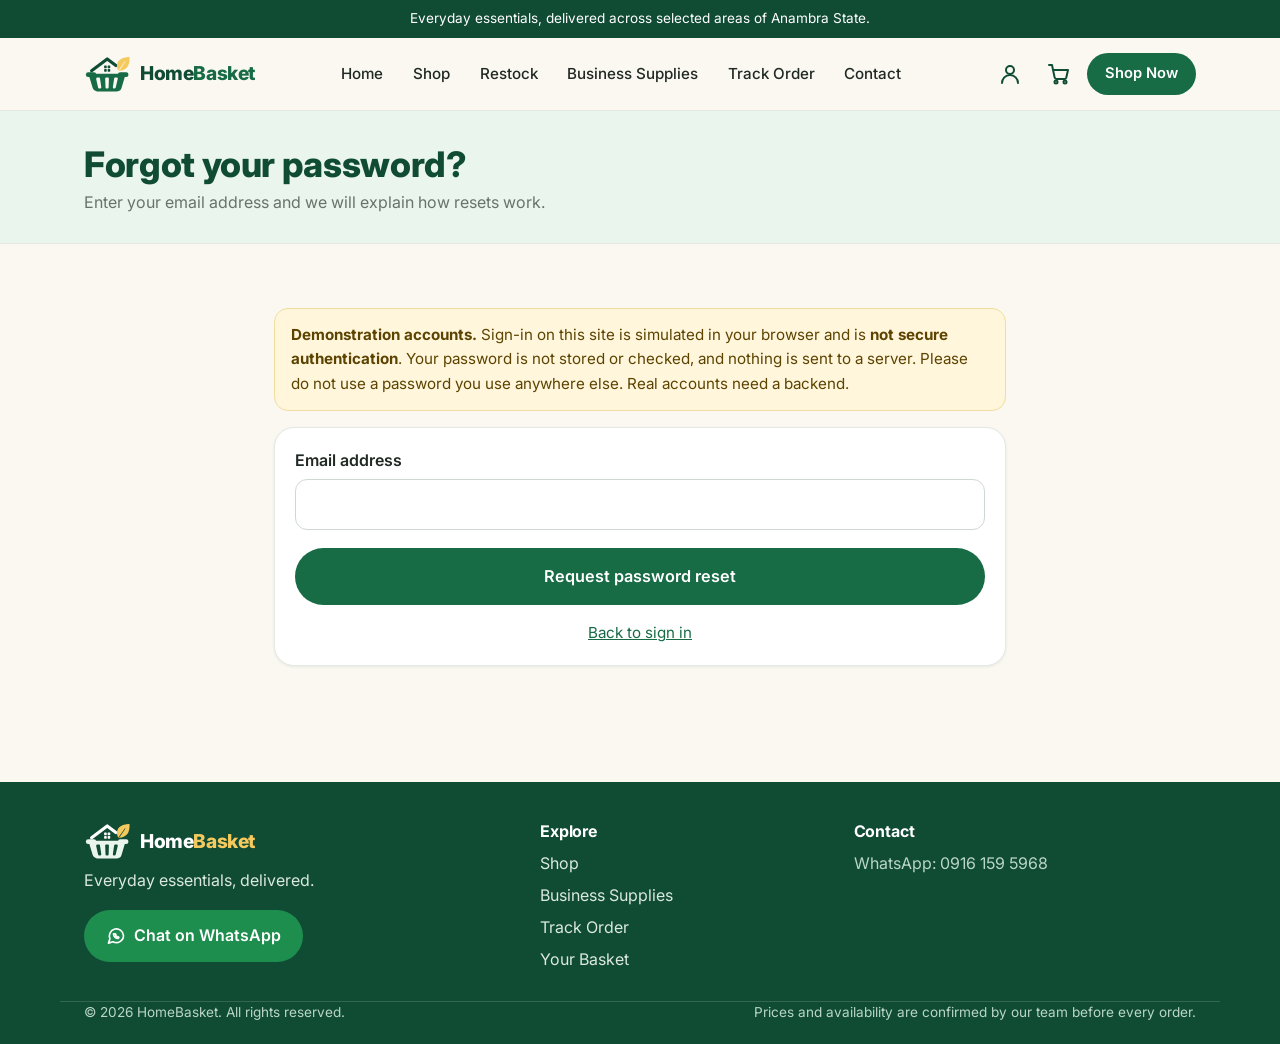
<file: HomeBasket 7/homebasket/pages/forgot-password.html>
<!DOCTYPE html>
<html lang="en-NG">
<head>
<meta charset="utf-8">
<meta name="viewport" content="width=device-width, initial-scale=1">
<title>Forgot password — HomeBasket</title>
<meta name="description" content="Reset your HomeBasket password.">
<meta name="theme-color" content="#176B45">
<link rel="icon" type="image/svg+xml" href="../assets/images/favicon.svg">
<link rel="icon" type="image/png" sizes="32x32" href="../assets/images/favicon-32.png">
<link rel="apple-touch-icon" href="../assets/images/apple-touch-icon.png">
<link rel="preconnect" href="https://fonts.googleapis.com">
<link rel="preconnect" href="https://fonts.gstatic.com" crossorigin>
<link href="https://fonts.googleapis.com/css2?family=Inter:wght@400;500;600;700;800&amp;display=swap" rel="stylesheet">
<link rel="stylesheet" href="../assets/css/styles.css">
<link rel="stylesheet" href="../assets/css/components.css">
</head>
<body data-page="account" data-root="../">
<a class="skip-link" href="#main">Skip to content</a>
<div id="site-header"></div>
<main id="main">
<section class="page-head"><div class="container"><h1>Forgot your password?</h1><p>Enter your email address and we will explain how resets work.</p></div></section>
<section class="section"><div class="container narrow">
<div class="alert alert-warn" role="note"><strong>Demonstration accounts.</strong> Sign-in on this site is simulated in your browser and is <strong>not secure authentication</strong>. Your password is not stored or checked, and nothing is sent to a server. Please do not use a password you use anywhere else. Real accounts need a backend.</div>
<form id="forgot-form" class="form-card" novalidate>
  <div class="field"><label for="email">Email address</label><input id="email" name="email" type="email" autocomplete="email" aria-describedby="err-email"><p class="field-error" id="err-email" role="alert"></p></div>
  <button type="submit" class="btn btn-primary btn-lg btn-block">Request password reset</button>
  <p class="form-links"><a href="login.html">Back to sign in</a></p>
</form>
<div id="forgot-result" class="alert alert-info" role="status" tabindex="-1" hidden></div>
</div></section>
</main>
<div id="site-footer"></div>
<script src="../assets/js/config.js"></script>
<script src="../assets/js/data-access.js"></script>
<script src="../assets/js/products.js"></script>
<script src="../assets/js/business-data.js"></script>
<script src="../assets/js/store.js"></script>
<script src="../assets/js/notifications.js"></script>
<script src="../assets/js/app.js"></script>
<script src="../assets/js/cart.js"></script>
<script src="../assets/js/order-updates.js"></script>
<script src="../assets/js/account.js"></script>
</body>
</html>
</file>
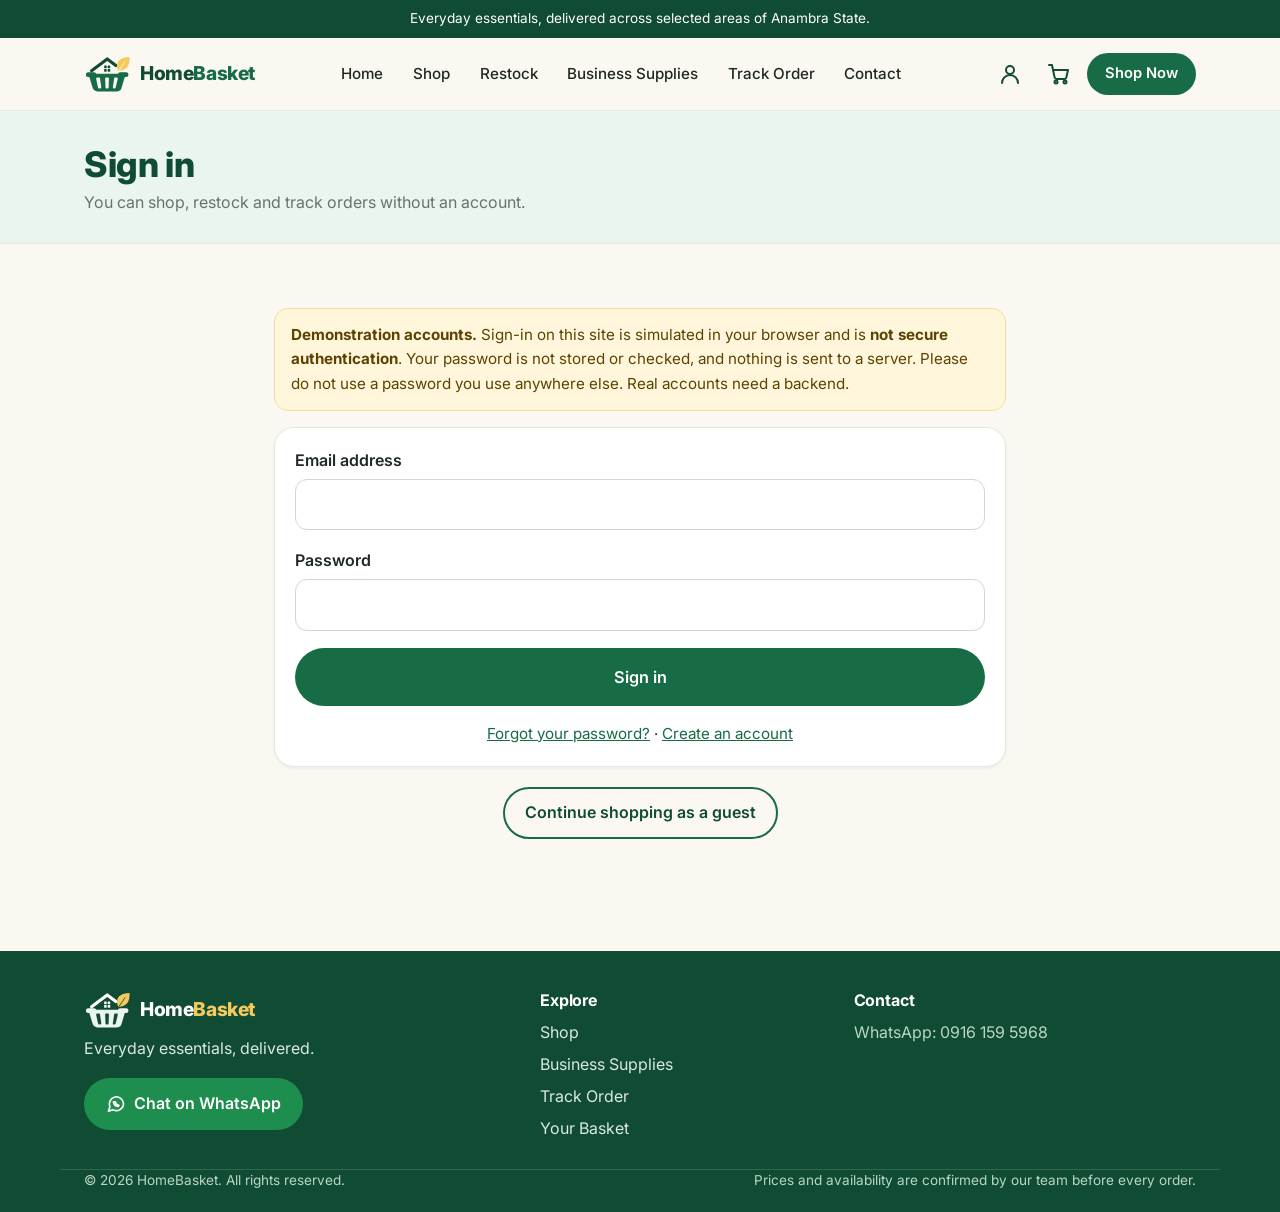
<file: HomeBasket 7/homebasket/pages/login.html>
<!DOCTYPE html>
<html lang="en-NG">
<head>
<meta charset="utf-8">
<meta name="viewport" content="width=device-width, initial-scale=1">
<title>Sign in — HomeBasket</title>
<meta name="description" content="Sign in to your HomeBasket account.">
<meta name="theme-color" content="#176B45">
<link rel="icon" type="image/svg+xml" href="../assets/images/favicon.svg">
<link rel="icon" type="image/png" sizes="32x32" href="../assets/images/favicon-32.png">
<link rel="apple-touch-icon" href="../assets/images/apple-touch-icon.png">
<link rel="preconnect" href="https://fonts.googleapis.com">
<link rel="preconnect" href="https://fonts.gstatic.com" crossorigin>
<link href="https://fonts.googleapis.com/css2?family=Inter:wght@400;500;600;700;800&amp;display=swap" rel="stylesheet">
<link rel="stylesheet" href="../assets/css/styles.css">
<link rel="stylesheet" href="../assets/css/components.css">
</head>
<body data-page="account" data-root="../">
<a class="skip-link" href="#main">Skip to content</a>
<div id="site-header"></div>
<main id="main">
<section class="page-head"><div class="container"><h1>Sign in</h1><p>You can shop, restock and track orders without an account.</p></div></section>
<section class="section"><div class="container narrow">
<div class="alert alert-warn" role="note"><strong>Demonstration accounts.</strong> Sign-in on this site is simulated in your browser and is <strong>not secure authentication</strong>. Your password is not stored or checked, and nothing is sent to a server. Please do not use a password you use anywhere else. Real accounts need a backend.</div>
<form id="login-form" class="form-card" novalidate>
  <p class="field-error" id="form-error" role="alert"></p>
  <div class="field"><label for="email">Email address</label><input id="email" name="email" type="email" autocomplete="email" aria-describedby="err-email"><p class="field-error" id="err-email" role="alert"></p></div>
  <div class="field"><label for="password">Password</label><input id="password" name="password" type="password" autocomplete="current-password" aria-describedby="err-password"><p class="field-error" id="err-password" role="alert"></p></div>
  <button type="submit" class="btn btn-primary btn-lg btn-block">Sign in</button>
  <p class="form-links"><a href="forgot-password.html">Forgot your password?</a> · <a href="create-account.html">Create an account</a></p>
</form>
<p class="center"><a class="btn btn-outline" href="shop.html">Continue shopping as a guest</a></p>
</div></section>
</main>
<div id="site-footer"></div>
<script src="../assets/js/config.js"></script>
<script src="../assets/js/data-access.js"></script>
<script src="../assets/js/products.js"></script>
<script src="../assets/js/business-data.js"></script>
<script src="../assets/js/store.js"></script>
<script src="../assets/js/notifications.js"></script>
<script src="../assets/js/app.js"></script>
<script src="../assets/js/cart.js"></script>
<script src="../assets/js/order-updates.js"></script>
<script src="../assets/js/account.js"></script>
</body>
</html>
</file>
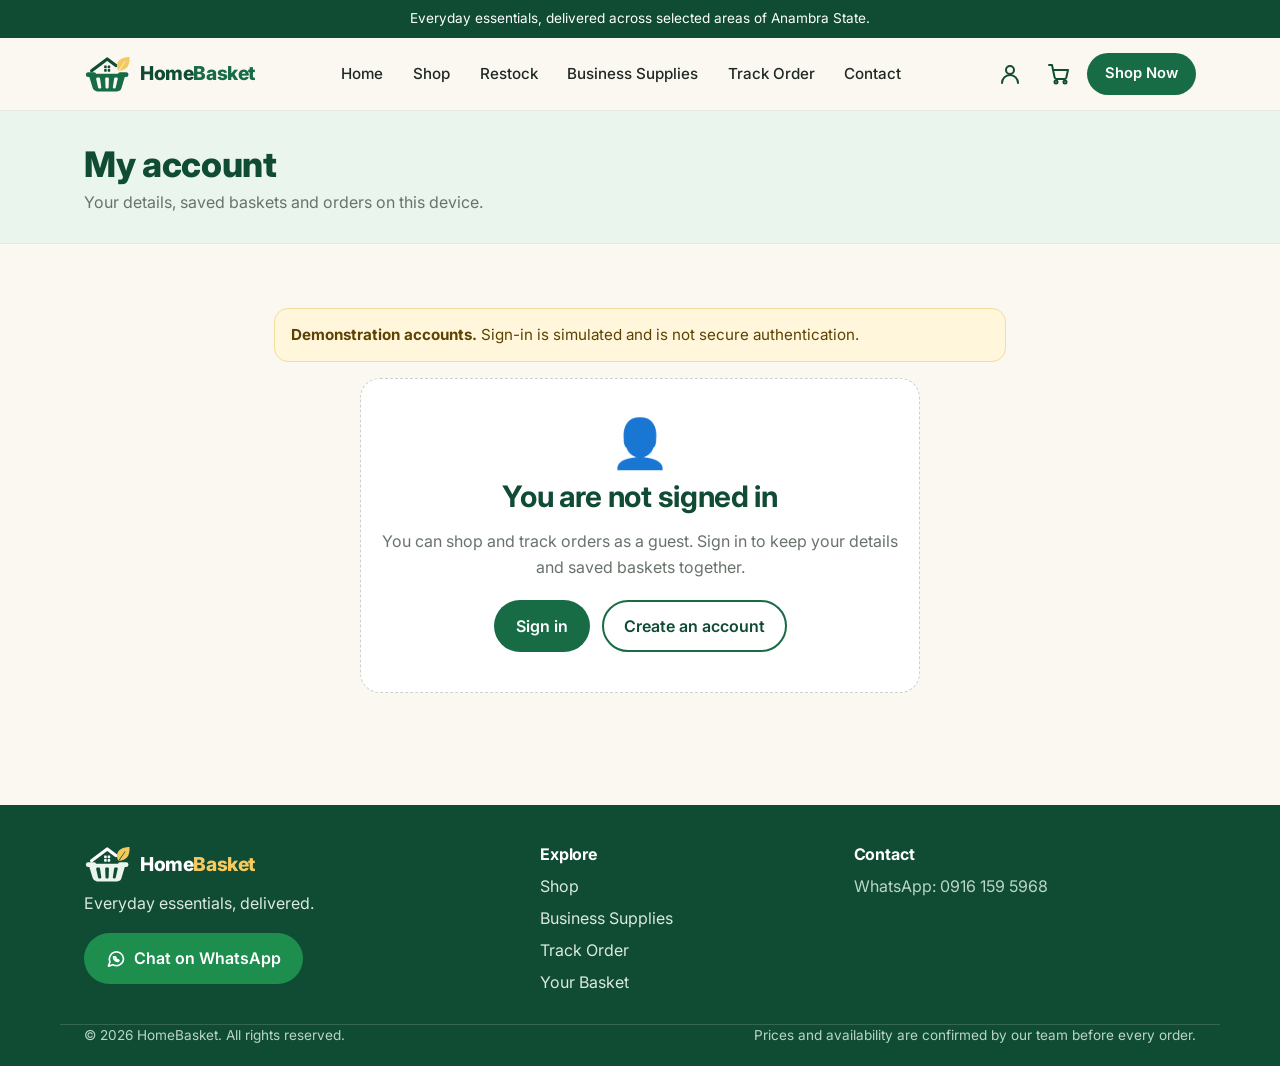
<file: HomeBasket 7/homebasket/pages/my-account.html>
<!DOCTYPE html>
<html lang="en-NG">
<head>
<meta charset="utf-8">
<meta name="viewport" content="width=device-width, initial-scale=1">
<title>My account — HomeBasket</title>
<meta name="description" content="Your HomeBasket account, saved baskets and orders.">
<meta name="theme-color" content="#176B45">
<link rel="icon" type="image/svg+xml" href="../assets/images/favicon.svg">
<link rel="icon" type="image/png" sizes="32x32" href="../assets/images/favicon-32.png">
<link rel="apple-touch-icon" href="../assets/images/apple-touch-icon.png">
<link rel="preconnect" href="https://fonts.googleapis.com">
<link rel="preconnect" href="https://fonts.gstatic.com" crossorigin>
<link href="https://fonts.googleapis.com/css2?family=Inter:wght@400;500;600;700;800&amp;display=swap" rel="stylesheet">
<link rel="stylesheet" href="../assets/css/styles.css">
<link rel="stylesheet" href="../assets/css/components.css">
</head>
<body data-page="account" data-root="../">
<a class="skip-link" href="#main">Skip to content</a>
<div id="site-header"></div>
<main id="main">
<section class="page-head"><div class="container"><h1>My account</h1><p>Your details, saved baskets and orders on this device.</p></div></section>
<section class="section"><div class="container narrow">
<div id="account-root"><p class="muted">Loading your account…</p></div>
</div></section>
</main>
<div id="site-footer"></div>
<script src="../assets/js/config.js"></script>
<script src="../assets/js/data-access.js"></script>
<script src="../assets/js/products.js"></script>
<script src="../assets/js/business-data.js"></script>
<script src="../assets/js/store.js"></script>
<script src="../assets/js/notifications.js"></script>
<script src="../assets/js/app.js"></script>
<script src="../assets/js/cart.js"></script>
<script src="../assets/js/order-updates.js"></script>
<script src="../assets/js/account.js"></script>
</body>
</html>
</file>
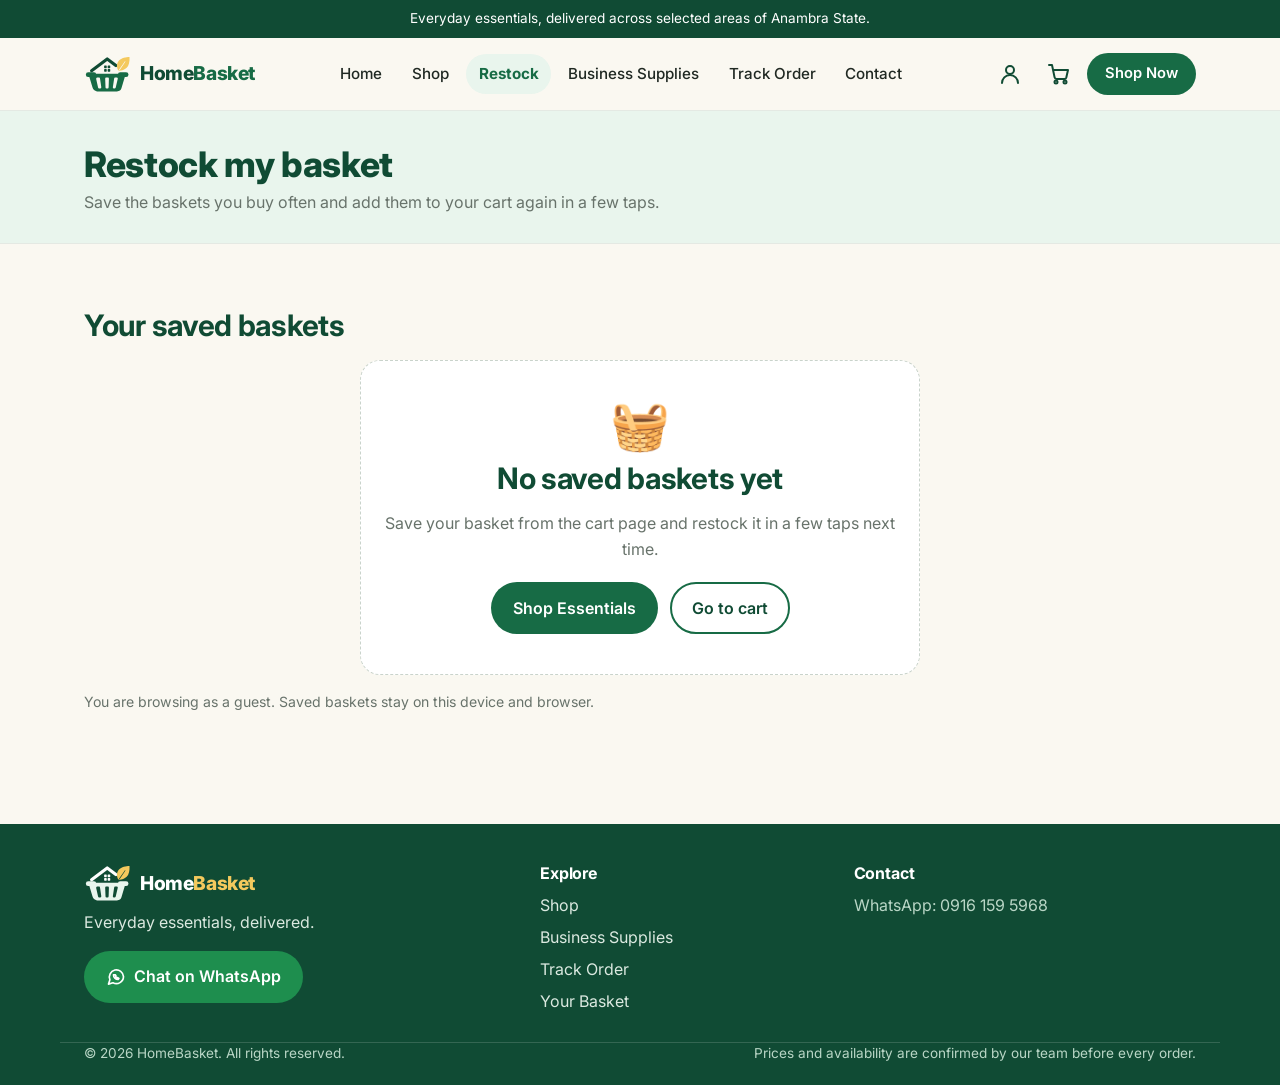
<file: HomeBasket 7/homebasket/pages/saved-baskets.html>
<!DOCTYPE html>
<html lang="en-NG">
<head>
<meta charset="utf-8">
<meta name="viewport" content="width=device-width, initial-scale=1">
<title>Restock my basket — HomeBasket</title>
<meta name="description" content="Save your HomeBasket baskets and restock them in a few taps, with today's prices.">
<meta name="theme-color" content="#176B45">
<link rel="icon" type="image/svg+xml" href="../assets/images/favicon.svg">
<link rel="icon" type="image/png" sizes="32x32" href="../assets/images/favicon-32.png">
<link rel="apple-touch-icon" href="../assets/images/apple-touch-icon.png">
<link rel="preconnect" href="https://fonts.googleapis.com">
<link rel="preconnect" href="https://fonts.gstatic.com" crossorigin>
<link href="https://fonts.googleapis.com/css2?family=Inter:wght@400;500;600;700;800&amp;display=swap" rel="stylesheet">
<link rel="stylesheet" href="../assets/css/styles.css">
<link rel="stylesheet" href="../assets/css/components.css">
</head>
<body data-page="restock" data-root="../">
<a class="skip-link" href="#main">Skip to content</a>
<div id="site-header"></div>
<main id="main">
<section class="page-head"><div class="container"><h1>Restock my basket</h1><p>Save the baskets you buy often and add them to your cart again in a few taps.</p></div></section><section class="section"><div class="container"><div id="baskets-root"><p class="muted">Loading your saved baskets…</p></div></div></section>
</main>
<div id="site-footer"></div>
<script src="../assets/js/config.js"></script>
<script src="../assets/js/data-access.js"></script>
<script src="../assets/js/products.js"></script>
<script src="../assets/js/business-data.js"></script>
<script src="../assets/js/store.js"></script>
<script src="../assets/js/notifications.js"></script>
<script src="../assets/js/app.js"></script>
<script src="../assets/js/cart.js"></script>
<script src="../assets/js/saved-baskets.js"></script>
</body>
</html>
</file>
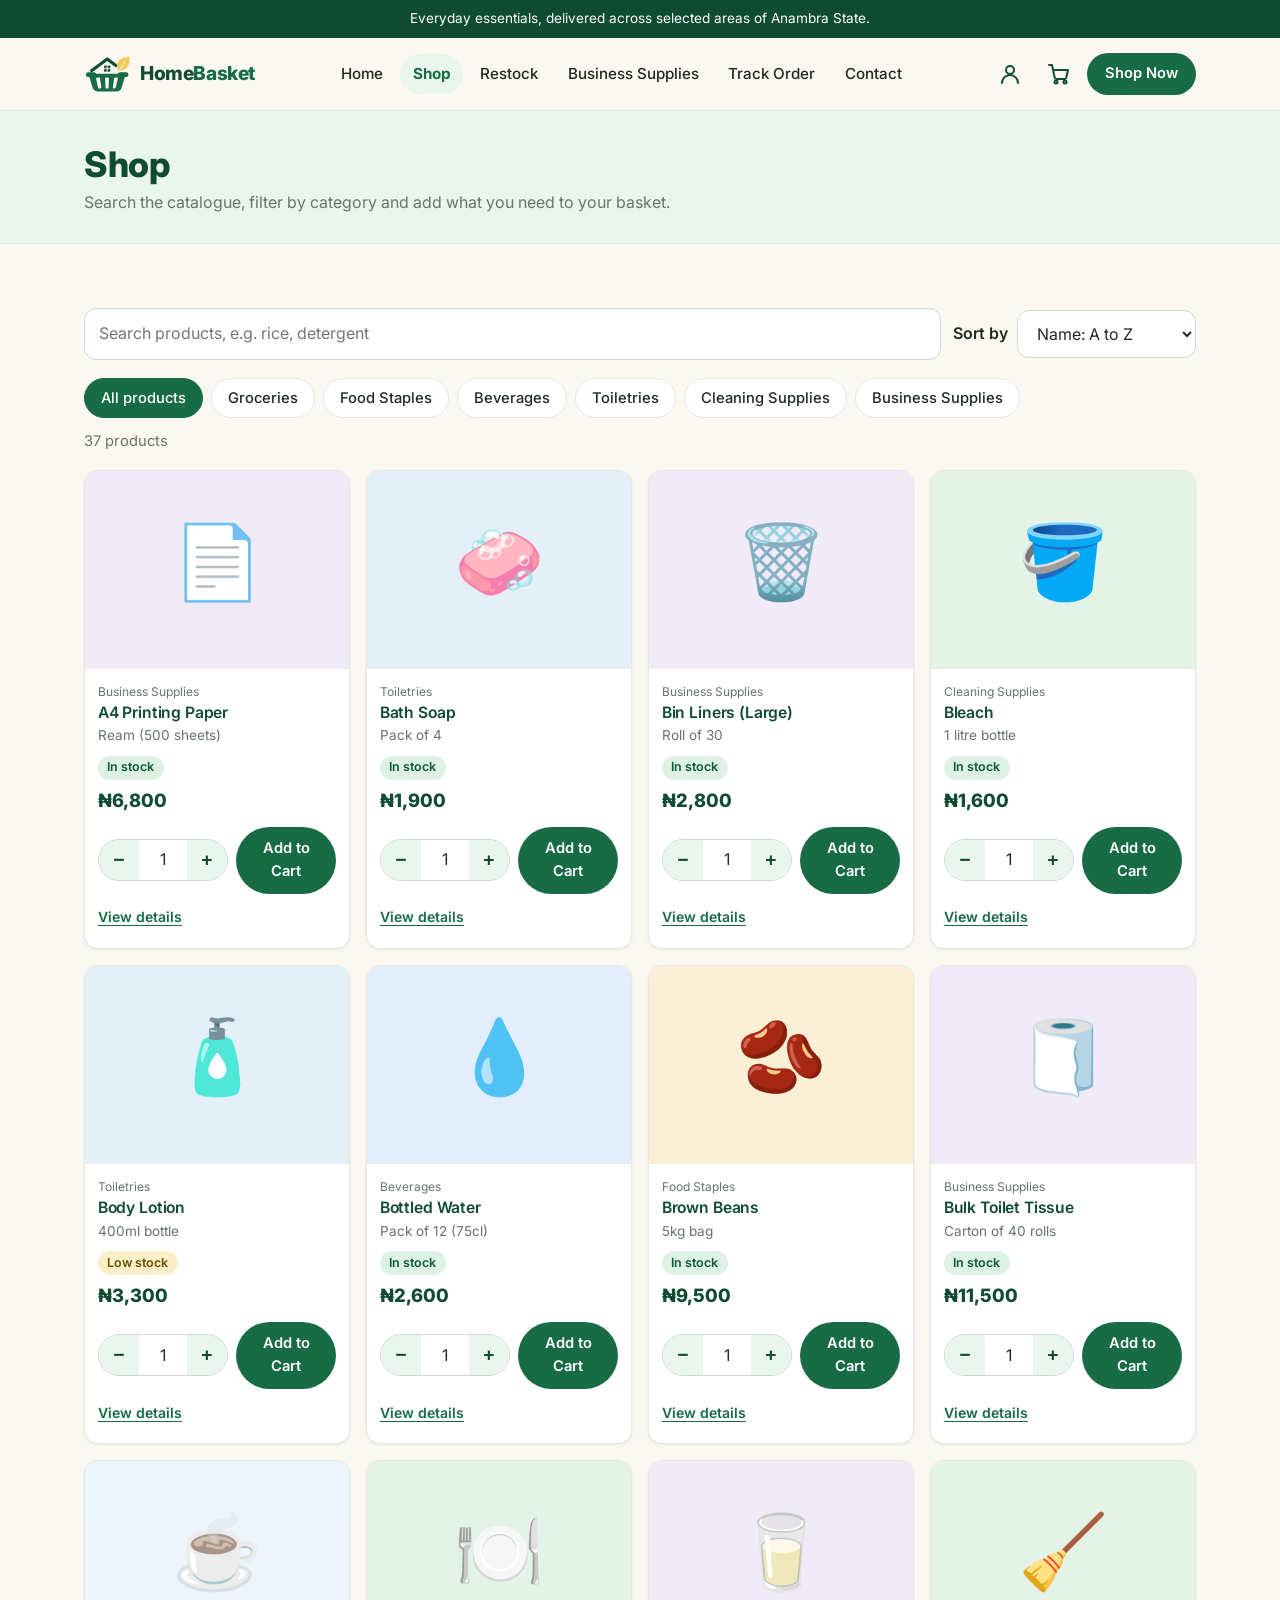
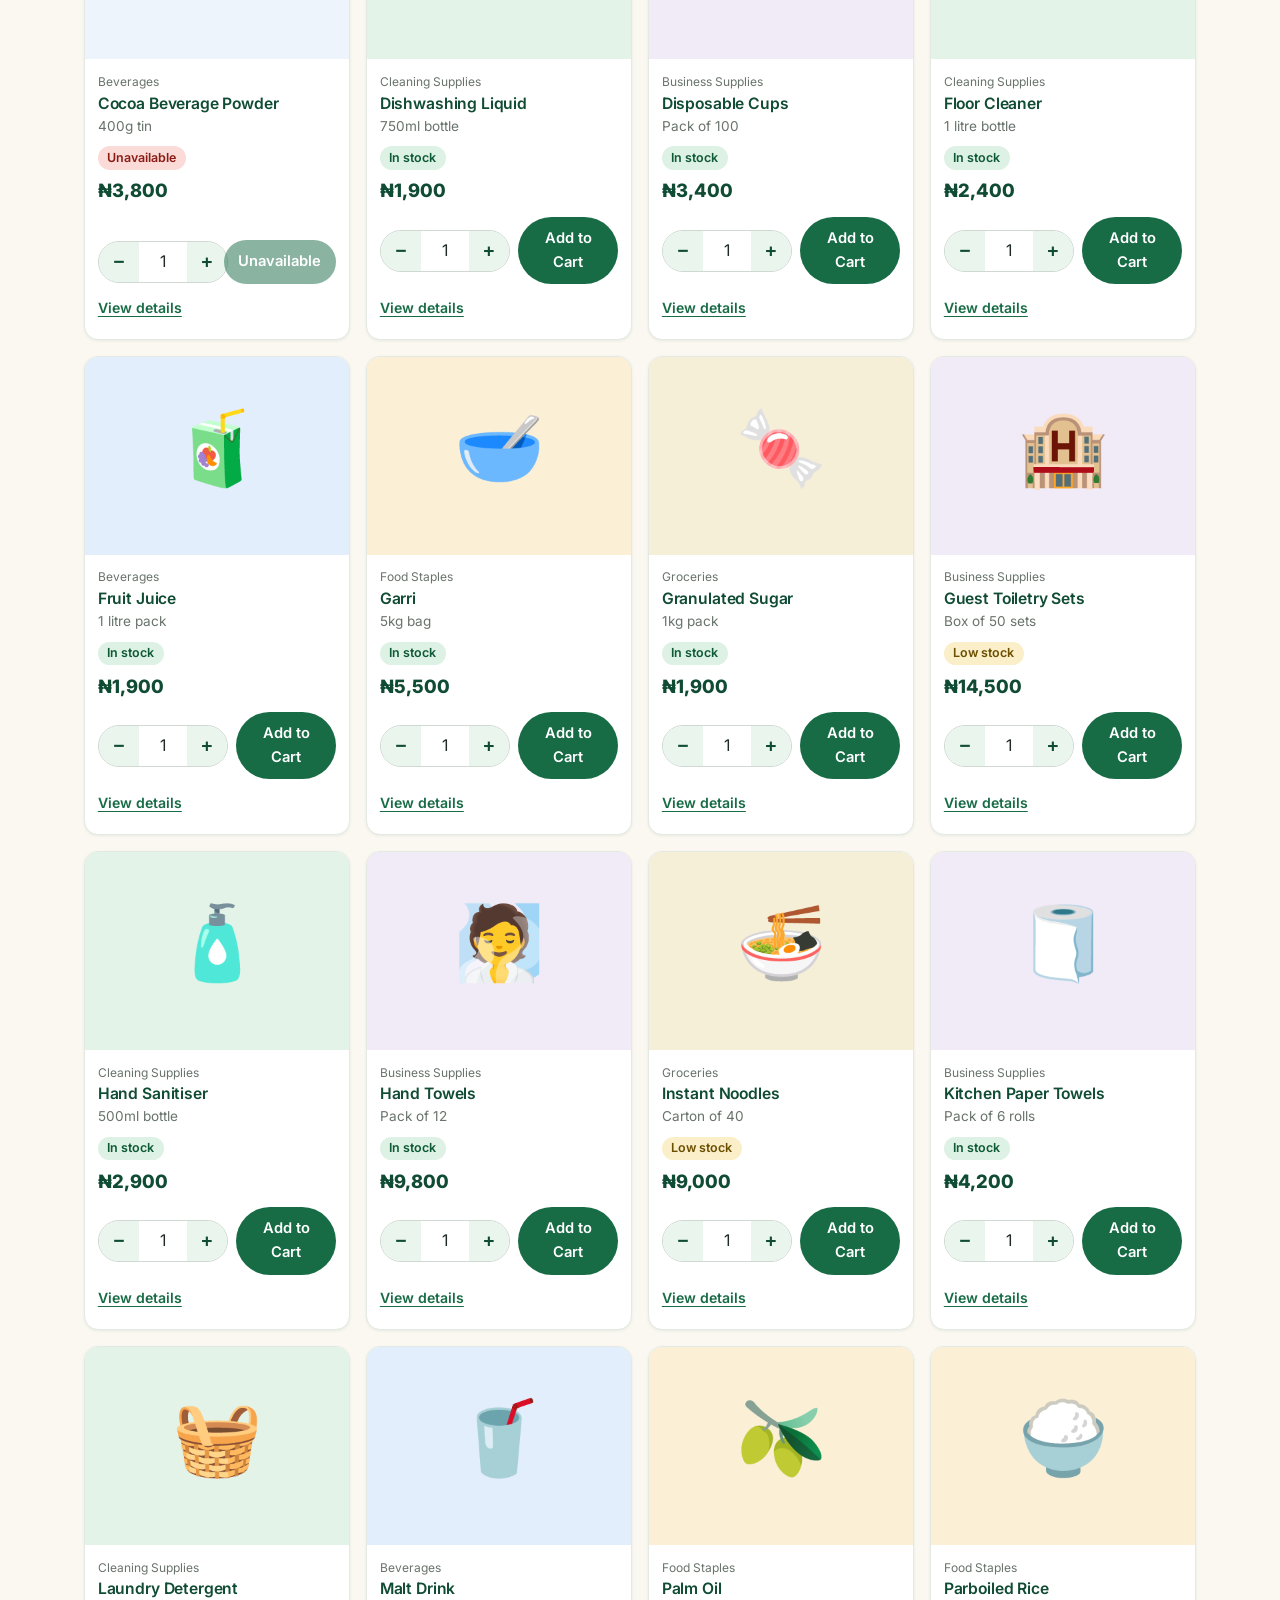
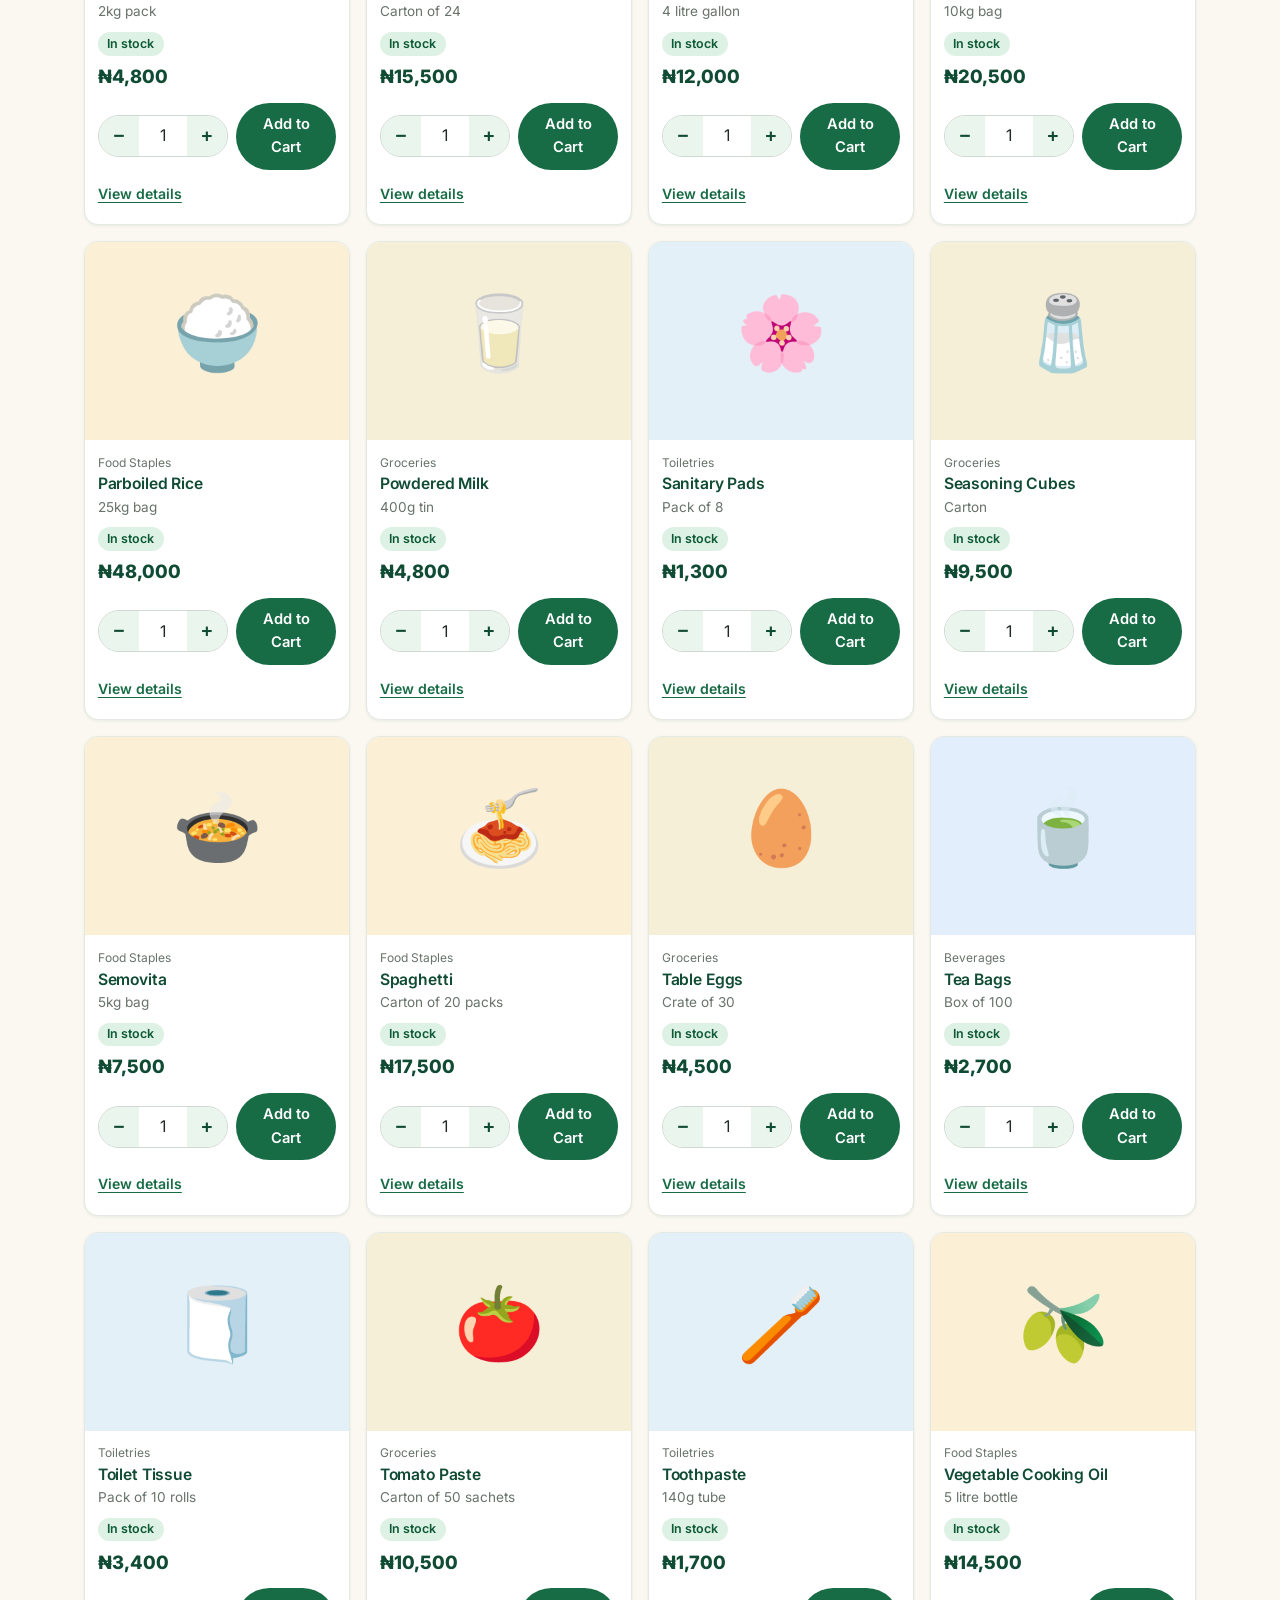
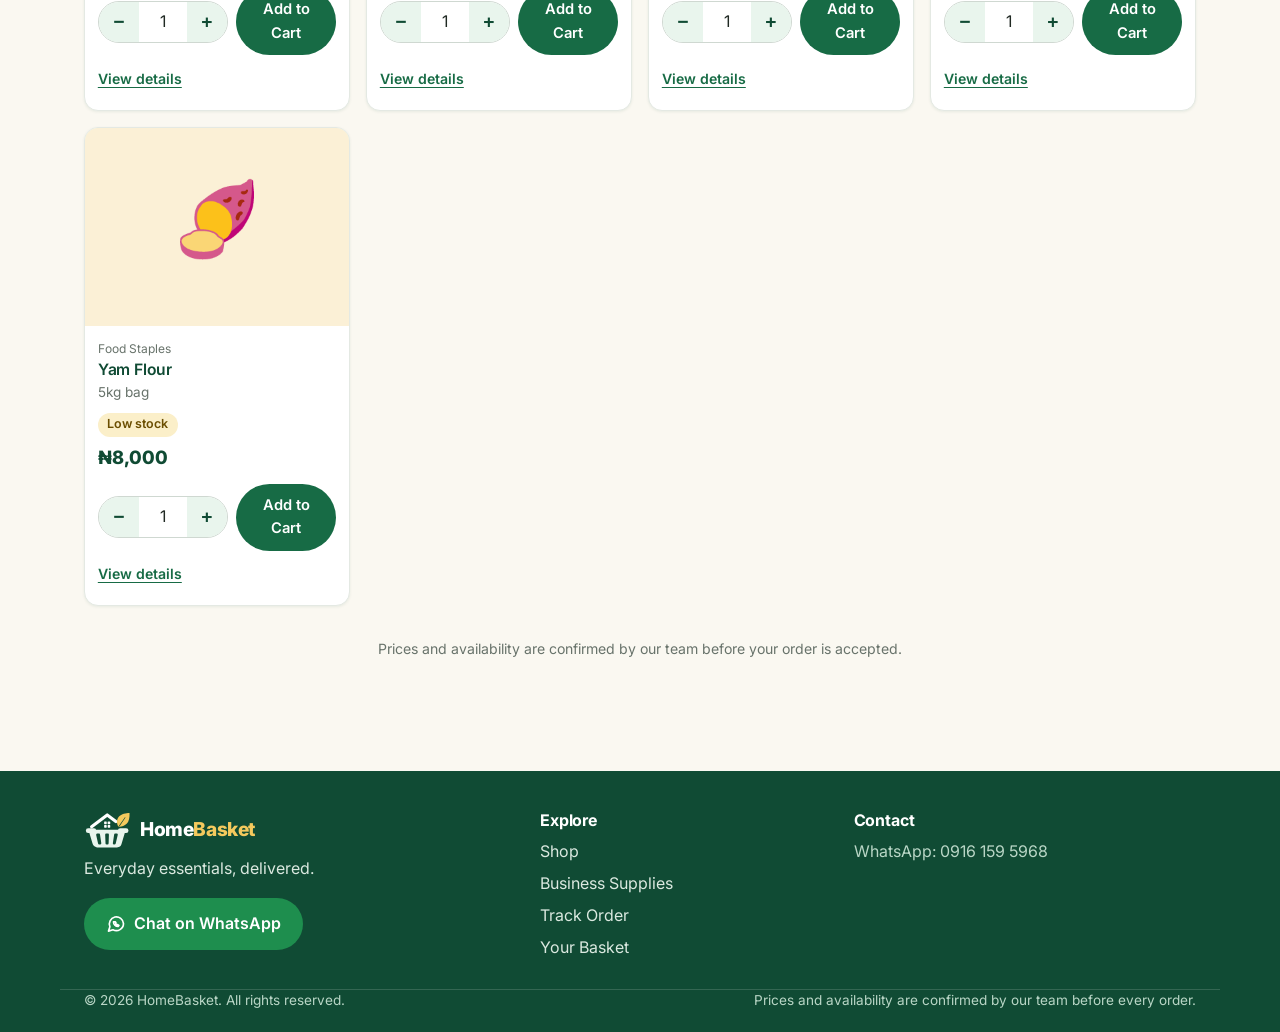
<file: HomeBasket 7/homebasket/pages/shop.html>
<!DOCTYPE html>
<html lang="en-NG">
<head>
<meta charset="utf-8">
<meta name="viewport" content="width=device-width, initial-scale=1">
<title>Shop — HomeBasket</title>
<meta name="description" content="Browse groceries, food staples, beverages, toiletries, cleaning supplies and business supplies. Search, filter and add to your basket.">
<meta name="theme-color" content="#176B45">
<link rel="icon" type="image/svg+xml" href="../assets/images/favicon.svg">
<link rel="icon" type="image/png" sizes="32x32" href="../assets/images/favicon-32.png">
<link rel="apple-touch-icon" href="../assets/images/apple-touch-icon.png">
<link rel="preconnect" href="https://fonts.googleapis.com">
<link rel="preconnect" href="https://fonts.gstatic.com" crossorigin>
<link href="https://fonts.googleapis.com/css2?family=Inter:wght@400;500;600;700;800&amp;display=swap" rel="stylesheet">
<link rel="stylesheet" href="../assets/css/styles.css">
<link rel="stylesheet" href="../assets/css/components.css">
</head>
<body data-page="shop" data-root="../">
<a class="skip-link" href="#main">Skip to content</a>
<div id="site-header"></div>
<main id="main">
<section class="page-head"><div class="container"><h1>Shop</h1><p>Search the catalogue, filter by category and add what you need to your basket.</p></div></section>
<section class="section shop-section"><div class="container">
  <div class="shop-toolbar">
    <form id="shop-search-form" class="shop-search" role="search">
      <label for="shop-search" class="sr-only">Search products by name</label>
      <input id="shop-search" type="search" placeholder="Search products, e.g. rice, detergent" autocomplete="off">
    </form>
    <div class="shop-sort"><label for="shop-sort">Sort by</label>
      <select id="shop-sort"><option value="name-asc">Name: A to Z</option><option value="name-desc">Name: Z to A</option><option value="price-asc">Price: low to high</option><option value="price-desc">Price: high to low</option></select></div>
  </div>
  <div class="chips" id="category-chips" role="group" aria-label="Filter by category"></div>
  <p class="result-count" id="result-count" aria-live="polite"></p>
  <div class="product-grid" id="product-grid"></div>
  <div class="empty-state" id="empty-state" hidden>
    <div class="empty-icon" aria-hidden="true">🔍</div><h2>No products found</h2>
    <p>Try a different spelling or clear your filters. Can't find an item? Ask us on WhatsApp.</p>
    <div class="btn-row center"><button type="button" class="btn btn-primary" id="clear-filters">Clear filters</button><a class="btn btn-outline" data-wa="general" href="#">Ask on WhatsApp</a></div>
  </div>
  <div class="empty-state" id="error-state" hidden>
    <div class="empty-icon" aria-hidden="true">⚠️</div><h2>We couldn't load the products</h2><p></p>
    <button type="button" class="btn btn-primary" id="retry-load">Try again</button>
  </div>
  <p class="note center">Prices and availability are confirmed by our team before your order is accepted.</p>
</div></section>
</main>
<div id="site-footer"></div>
<script src="../assets/js/config.js"></script>
<script src="../assets/js/data-access.js"></script>
<script src="../assets/js/products.js"></script>
<script src="../assets/js/business-data.js"></script>
<script src="../assets/js/store.js"></script>
<script src="../assets/js/notifications.js"></script>
<script src="../assets/js/app.js"></script>
<script src="../assets/js/cart.js"></script>
<script src="../assets/js/shop.js"></script>
</body>
</html>
</file>
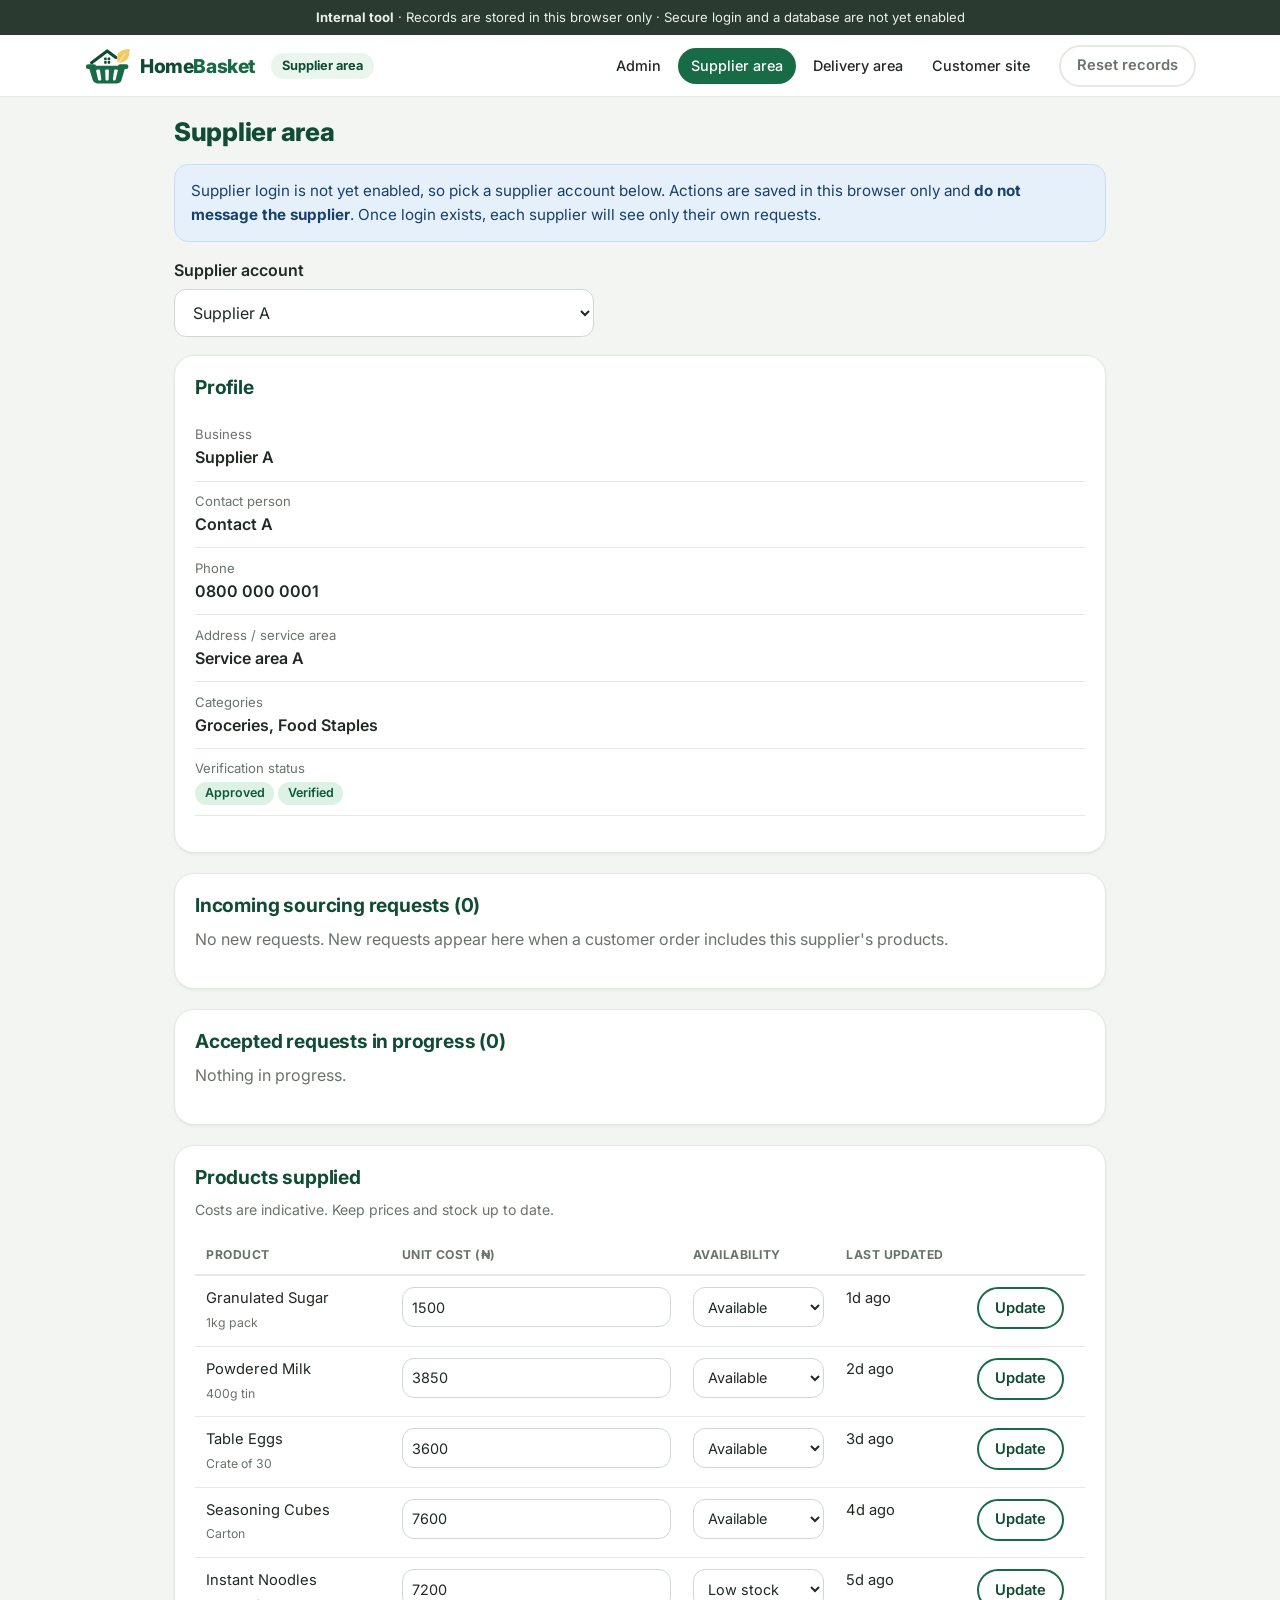
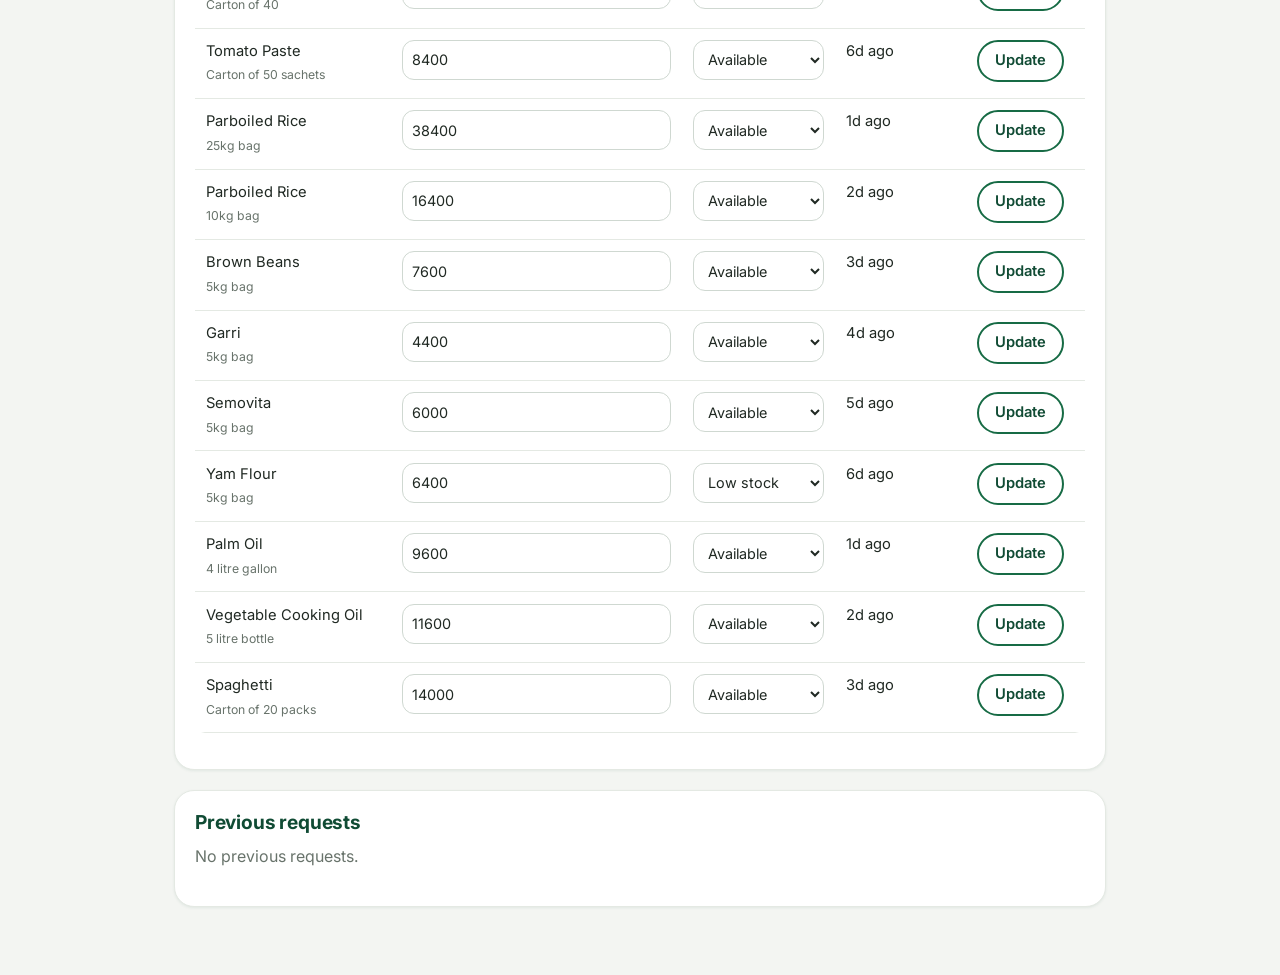
<file: HomeBasket 7/homebasket/pages/supplier-portal.html>
<!DOCTYPE html>
<html lang="en-NG">
<head>
<meta charset="utf-8">
<meta name="viewport" content="width=device-width, initial-scale=1">
<title>Supplier area — HomeBasket</title>
<meta name="description" content="HomeBasket supplier area.">
<meta name="robots" content="noindex, nofollow">
<meta name="theme-color" content="#176B45">
<link rel="icon" type="image/svg+xml" href="../assets/images/favicon.svg">
<link rel="icon" type="image/png" sizes="32x32" href="../assets/images/favicon-32.png">
<link rel="apple-touch-icon" href="../assets/images/apple-touch-icon.png">
<link rel="preconnect" href="https://fonts.googleapis.com">
<link rel="preconnect" href="https://fonts.gstatic.com" crossorigin>
<link href="https://fonts.googleapis.com/css2?family=Inter:wght@400;500;600;700;800&amp;display=swap" rel="stylesheet">
<link rel="stylesheet" href="../assets/css/styles.css">
<link rel="stylesheet" href="../assets/css/components.css">
<link rel="stylesheet" href="../assets/css/dashboard.css">
</head>
<body data-page="supplier" data-root="../" data-layout="dashboard" data-role="Supplier area">
<a class="skip-link" href="#main">Skip to content</a>
<div id="site-header"></div>
<main id="main">
<div class="container dash-single"><div id="supplier-root"></div></div>
</main>

<script src="../assets/js/config.js"></script>
<script src="../assets/js/data-access.js"></script>
<script src="../assets/js/products.js"></script>
<script src="../assets/js/business-data.js"></script>
<script src="../assets/js/store.js"></script>
<script src="../assets/js/notifications.js"></script>
<script src="../assets/js/app.js"></script>
<script src="../assets/js/cart.js"></script>
<script src="../assets/js/suppliers.js"></script>
<script src="../assets/js/admin.js"></script>
</body>
</html>
</file>
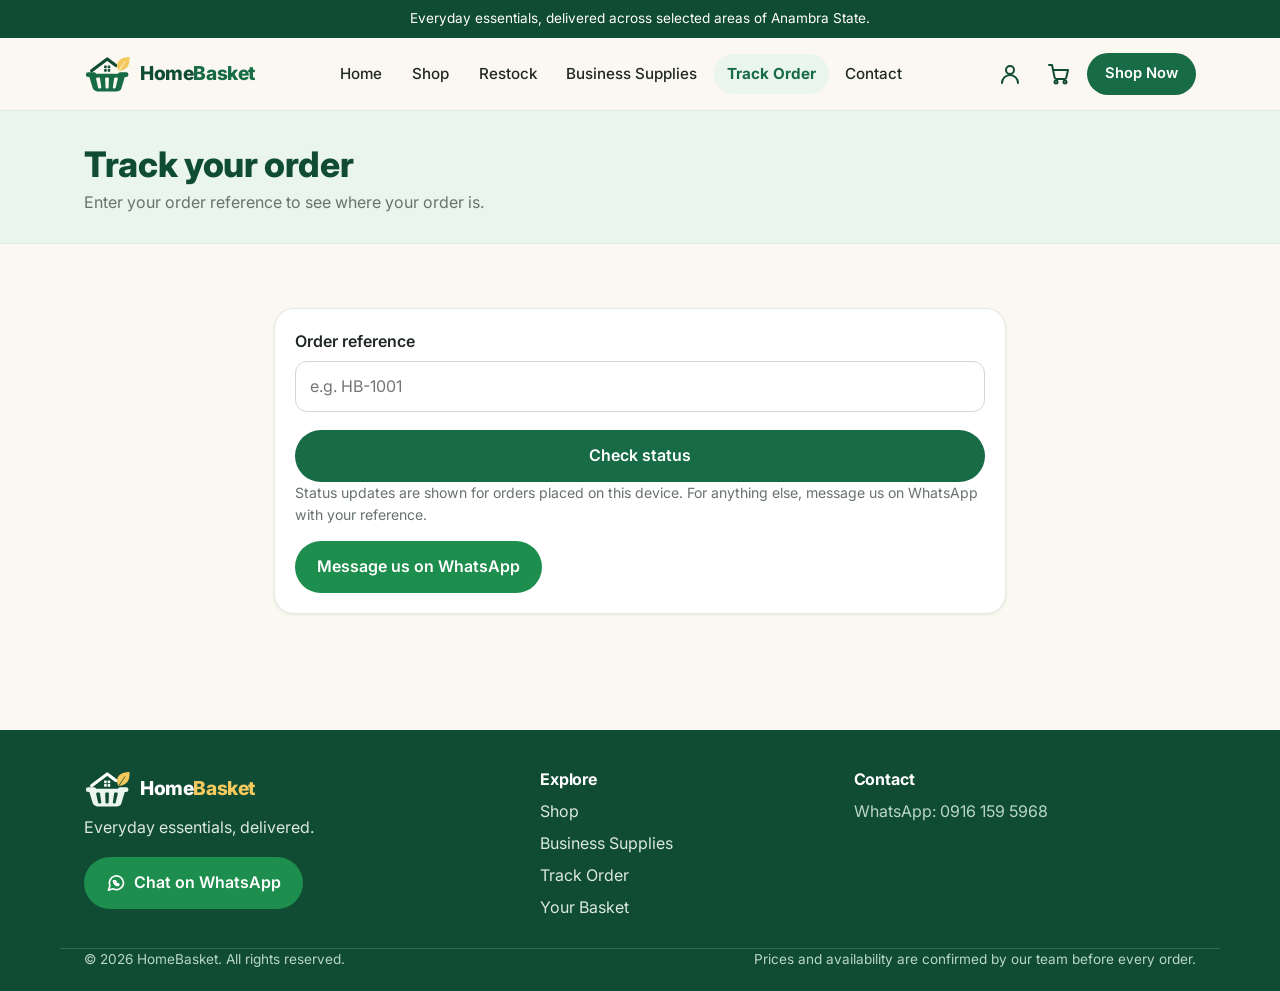
<file: HomeBasket 7/homebasket/pages/track-order.html>
<!DOCTYPE html>
<html lang="en-NG">
<head>
<meta charset="utf-8">
<meta name="viewport" content="width=device-width, initial-scale=1">
<title>Track your order — HomeBasket</title>
<meta name="description" content="Enter your HomeBasket order reference to see the status of your order.">
<meta name="theme-color" content="#176B45">
<link rel="icon" type="image/svg+xml" href="../assets/images/favicon.svg">
<link rel="icon" type="image/png" sizes="32x32" href="../assets/images/favicon-32.png">
<link rel="apple-touch-icon" href="../assets/images/apple-touch-icon.png">
<link rel="preconnect" href="https://fonts.googleapis.com">
<link rel="preconnect" href="https://fonts.gstatic.com" crossorigin>
<link href="https://fonts.googleapis.com/css2?family=Inter:wght@400;500;600;700;800&amp;display=swap" rel="stylesheet">
<link rel="stylesheet" href="../assets/css/styles.css">
<link rel="stylesheet" href="../assets/css/components.css">
</head>
<body data-page="track" data-root="../">
<a class="skip-link" href="#main">Skip to content</a>
<div id="site-header"></div>
<main id="main">
<section class="page-head"><div class="container"><h1>Track your order</h1><p>Enter your order reference to see where your order is.</p></div></section>
<section class="section"><div class="container narrow">
<form id="track-form" class="form-card" novalidate>
  <div class="field"><label for="track-ref">Order reference</label><input id="track-ref" type="text" placeholder="e.g. HB-1001" autocomplete="off" aria-describedby="err-ref"><p class="field-error" id="err-ref" role="alert"></p></div>
  <button type="submit" class="btn btn-primary btn-block">Check status</button>
  <p class="note">Status updates are shown for orders placed on this device. For anything else, message us on WhatsApp with your reference.</p>
  <a class="btn btn-whatsapp" data-wa="contact" href="#">Message us on WhatsApp</a>
</form>
<div id="track-result" aria-live="polite"></div>
</div></section>
</main>
<div id="site-footer"></div>
<script src="../assets/js/config.js"></script>
<script src="../assets/js/data-access.js"></script>
<script src="../assets/js/products.js"></script>
<script src="../assets/js/business-data.js"></script>
<script src="../assets/js/store.js"></script>
<script src="../assets/js/notifications.js"></script>
<script src="../assets/js/app.js"></script>
<script src="../assets/js/cart.js"></script>
<script src="../assets/js/order-updates.js"></script>
<script src="../assets/js/tracking.js"></script>
</body>
</html>
</file>
<file: HomeBasket 7/homebasket/assets/css/styles.css>
/* ==========================================================================
   HomeBasket — base styles (mobile-first)
   ========================================================================== */
:root {
  --green: #176B45; --green-dark: #104B34; --green-soft: #E9F5ED;
  --cream: #FAF8F1; --white: #FFFFFF; --text: #202923; --muted: #68736B;
  --yellow: #F4C95D; --border: #E4E9E3; --danger: #B3261E; --wa: #1E8E4E;
  --radius: 14px; --radius-lg: 20px;
  --shadow-sm: 0 1px 3px rgba(16,75,52,.08);
  --shadow: 0 6px 20px rgba(16,75,52,.09);
  --font: "Inter", system-ui, -apple-system, "Segoe UI", Roboto, "Helvetica Neue", Arial, sans-serif;
}
*, *::before, *::after { box-sizing: border-box; }
html { scroll-behavior: smooth; -webkit-text-size-adjust: 100%; }
body { margin: 0; font-family: var(--font); font-size: 1rem; line-height: 1.6; color: var(--text); background: var(--cream); }
img { max-width: 100%; height: auto; display: block; }
a { color: var(--green); }
h1, h2, h3, h4 { line-height: 1.2; margin: 0 0 .5em; color: var(--green-dark); letter-spacing: -.01em; }
h1 { font-size: 2rem; font-weight: 800; }
h2 { font-size: 1.5rem; font-weight: 700; }
h3 { font-size: 1.05rem; font-weight: 600; }
p { margin: 0 0 1em; }
ul, ol { margin: 0; padding: 0; }
.container { width: 100%; max-width: 1160px; margin: 0 auto; padding: 0 1.1rem; }
.narrow { max-width: 780px; }
.muted { color: var(--muted); }
.center { text-align: center; }
.sr-only { position: absolute; width: 1px; height: 1px; overflow: hidden; clip: rect(0 0 0 0); white-space: nowrap; }
.skip-link { position: absolute; left: -999px; top: 0; background: var(--green-dark); color: #fff; padding: .6rem 1rem; z-index: 200; border-radius: 0 0 8px 0; }
.skip-link:focus { left: 0; }
:focus-visible { outline: 3px solid var(--yellow); outline-offset: 2px; box-shadow: 0 0 0 5px var(--green-dark); }
.icon { width: 1.25em; height: 1.25em; flex: none; }

/* Buttons */
.btn { display: inline-flex; align-items: center; justify-content: center; gap: .5rem; min-height: 46px; padding: .7rem 1.25rem; border-radius: 999px; border: 2px solid transparent; font: inherit; font-weight: 600; text-decoration: none; cursor: pointer; transition: background .15s, color .15s, border-color .15s, transform .1s; text-align: center; }
.btn:active { transform: scale(.98); }
.btn-primary { background: var(--green); color: #fff; }
.btn-primary:hover { background: var(--green-dark); }
.btn-outline { background: transparent; color: var(--green-dark); border-color: var(--green); }
.btn-outline:hover { background: var(--green-soft); }
.btn-ghost { background: transparent; color: var(--muted); border-color: var(--border); }
.btn-ghost:hover { color: var(--danger); border-color: var(--danger); }
.btn-yellow { background: var(--yellow); color: #3b2e00; }
.btn-yellow:hover { background: #ecbd45; }
.btn-whatsapp { background: var(--wa); color: #fff; }
.btn-whatsapp:hover { background: #17733f; }
.btn-sm { min-height: 40px; padding: .45rem 1rem; font-size: .92rem; }
.btn-lg { min-height: 52px; padding: .85rem 1.6rem; font-size: 1.02rem; }
.btn-block { width: 100%; }
.btn-row { display: flex; flex-wrap: wrap; gap: .75rem; margin: 1.25rem 0 0; }
.btn-row.center { justify-content: center; }
.link-btn { display: inline-flex; align-items: center; gap: .35rem; background: none; border: 0; padding: .4rem 0; color: var(--green); font: inherit; font-weight: 600; cursor: pointer; text-decoration: underline; text-underline-offset: 3px; }
.link-btn:hover { color: var(--green-dark); }

/* Announcement + header */
.announce { background: var(--green-dark); color: #fff; text-align: center; font-size: .85rem; padding: .5rem 1rem; }
.site-header { position: sticky; top: 0; z-index: 100; background: rgba(250,248,241,.96); backdrop-filter: blur(8px); border-bottom: 1px solid var(--border); }
.nav { display: flex; align-items: center; justify-content: space-between; gap: .75rem; min-height: 64px; position: relative; }
.brand { display: inline-flex; align-items: center; gap: .55rem; text-decoration: none; color: var(--green-dark); }
.brand-mark { height: 38px; width: auto; flex: none; overflow: visible; }
.brand-name { font-weight: 800; font-size: 1.2rem; letter-spacing: -.02em; }
.nav-actions { display: flex; align-items: center; gap: .35rem; }
.icon-btn { position: relative; display: inline-flex; align-items: center; justify-content: center; width: 44px; height: 44px; border-radius: 50%; border: 0; background: transparent; color: var(--green-dark); cursor: pointer; }
.icon-btn:hover { background: var(--green-soft); }
.icon-btn .icon { width: 24px; height: 24px; }
.cart-count { position: absolute; top: 2px; right: 0; min-width: 20px; height: 20px; padding: 0 5px; border-radius: 999px; background: var(--yellow); color: #3b2e00; font-size: .72rem; font-weight: 800; display: flex; align-items: center; justify-content: center; }
.cart-count[hidden] { display: none; }
.nav-cta { display: none; }
.nav-links { display: none; position: absolute; top: 100%; left: 0; right: 0; background: var(--white); border-bottom: 1px solid var(--border); box-shadow: var(--shadow); padding: .5rem 1.1rem 1.1rem; }
.nav-links.open { display: block; }
.nav-links ul { list-style: none; }
.nav-links a:not(.btn) { display: block; padding: .85rem .25rem; text-decoration: none; color: var(--text); font-weight: 500; border-bottom: 1px solid var(--border); }
.nav-links a[aria-current="page"] { color: var(--green); font-weight: 700; }
.nav-cta-mobile { margin-top: .9rem; width: 100%; }
.search-bar { background: var(--white); border-top: 1px solid var(--border); padding: .75rem 0; }
.search-bar[hidden] { display: none; }
.search-inner { display: flex; gap: .5rem; }
.search-inner input { flex: 1; min-width: 0; }

/* Forms */
input, select, textarea { width: 100%; font: inherit; color: var(--text); background: var(--white); border: 1.5px solid #cfd8d1; border-radius: 12px; padding: .75rem .9rem; min-height: 46px; }
input:focus, select:focus, textarea:focus { border-color: var(--green); outline: 3px solid rgba(23,107,69,.25); outline-offset: 0; box-shadow: none; }
input[aria-invalid="true"], textarea[aria-invalid="true"] { border-color: var(--danger); }
textarea { resize: vertical; }
.field { margin-bottom: 1.1rem; }
.field label { display: block; font-weight: 600; margin-bottom: .35rem; }
.optional { font-weight: 400; color: var(--muted); }
.field-error { color: var(--danger); font-size: .9rem; margin: .35rem 0 0; min-height: 0; }
.field-error:empty { display: none; }

/* Hero */
.hero { padding: 2rem 0 2.5rem; background: linear-gradient(180deg, var(--green-soft), var(--cream)); }
.hero-grid { display: grid; gap: 2rem; align-items: center; }
.hero h1 { font-size: 2.2rem; }
.lead { font-size: 1.1rem; color: #3d4a41; max-width: 34em; }
.trust-list { list-style: none; display: grid; gap: .55rem; margin-top: 1.5rem; font-weight: 500; }
.trust-list li { display: flex; align-items: center; gap: .6rem; }
.trust-icon { display: inline-flex; width: 24px; height: 24px; border-radius: 50%; background: var(--green); color: #fff; font-size: .8rem; align-items: center; justify-content: center; flex: none; }
.hero-board { display: grid; grid-template-columns: repeat(3, 1fr); gap: .75rem; background: var(--white); padding: 1rem; border-radius: var(--radius-lg); box-shadow: var(--shadow); border: 1px solid var(--border); }
.tile { aspect-ratio: 1; border-radius: var(--radius); display: flex; flex-direction: column; align-items: center; justify-content: center; gap: .25rem; }
.tile span { font-size: 2.4rem; line-height: 1; }
.tile small { font-size: .78rem; font-weight: 600; color: var(--green-dark); }
.tile-1 { background: #F6EFD8; } .tile-2 { background: #FBE6E1; } .tile-3 { background: #E3F0F7; }
.tile-4 { background: #E4F3E8; } .tile-5 { background: #E2EEFB; } .tile-6 { background: #F1EAF7; }

/* Sections */
.section { padding: 2.75rem 0; }
.section-tint { background: var(--green-soft); }
.section-head { margin-bottom: 1.5rem; }
.section-head p { color: var(--muted); margin: 0; }
.section-head.row { display: flex; flex-direction: column; gap: 1rem; align-items: flex-start; }
.page-head { background: var(--green-soft); padding: 2rem 0 1.75rem; border-bottom: 1px solid var(--border); }
.page-head h1 { font-size: 1.8rem; margin-bottom: .3rem; }
.page-head p { margin: 0; color: var(--muted); }

/* Categories */
.category-grid { display: grid; grid-template-columns: repeat(2, 1fr); gap: .8rem; }
.category-card { display: flex; flex-direction: column; gap: .15rem; padding: 1.1rem; border-radius: var(--radius); background: var(--tile, var(--green-soft)); text-decoration: none; color: var(--text); border: 1px solid rgba(0,0,0,.04); transition: transform .15s, box-shadow .15s; }
.category-card:hover { transform: translateY(-3px); box-shadow: var(--shadow); }
.category-emoji { font-size: 2rem; line-height: 1.2; }
.category-card h3 { margin: .3rem 0 0; font-size: .98rem; }
.category-card p { margin: 0; font-size: .85rem; color: #4d5a51; }

/* Steps / why / business */
.steps { list-style: none; display: grid; gap: 1rem; }
.steps li { background: var(--white); border: 1px solid var(--border); border-radius: var(--radius); padding: 1.25rem; box-shadow: var(--shadow-sm); }
.steps p { margin: 0; color: var(--muted); }
.step-num { display: inline-flex; width: 36px; height: 36px; border-radius: 50%; background: var(--green); color: #fff; font-weight: 700; align-items: center; justify-content: center; margin-bottom: .6rem; }
.why-grid { display: grid; gap: 1rem; }
.why-card { background: var(--white); border-radius: var(--radius); padding: 1.25rem; border: 1px solid var(--border); border-left: 4px solid var(--green); }
.why-card p { margin: 0; color: var(--muted); }
.biz-band { background: var(--green-dark); color: #fff; border-radius: var(--radius-lg); padding: 2rem 1.5rem; display: grid; gap: 1.25rem; align-items: center; }
.biz-band h2 { color: #fff; }
.biz-band p { margin: 0 0 .5rem; max-width: 34em; }
.muted-light { color: #b9d6c6; font-size: .92rem; }

/* Footer */
.site-footer { background: var(--green-dark); color: #dbe9e0; padding: 2.5rem 0 1.25rem; margin-top: 2rem; }
.footer-grid { display: grid; gap: 1.75rem; }
.brand-light { color: #fff; }
.brand-name .bn-home { color: var(--green-dark); } .brand-name .bn-basket { color: var(--green); }
.brand-light .brand-mark { --logo-basket: #E9F5ED; --logo-roof: #FFFFFF; --logo-leaf: #F4C95D; }
.brand-light .bn-home { color: #fff; } .brand-light .bn-basket { color: var(--yellow); }
.footer-brand p { margin: .75rem 0 1rem; }
.footer-title { color: #fff; font-size: 1rem; margin-bottom: .6rem; }
.footer-links { list-style: none; display: grid; gap: .4rem; }
.footer-links a { color: #dbe9e0; text-decoration: none; }
.footer-links a:hover { text-decoration: underline; color: #fff; }
.footer-links.plain li { color: #b9d6c6; }
.footer-bottom { border-top: 1px solid rgba(255,255,255,.15); margin-top: 1.75rem; padding-top: 1rem; font-size: .85rem; color: #b9d6c6; display: grid; gap: .25rem; }
.footer-bottom p { margin: 0; }

/* Toast */
#toast-region { position: fixed; left: 0; right: 0; bottom: 1rem; display: flex; flex-direction: column; align-items: center; gap: .5rem; z-index: 300; pointer-events: none; padding: 0 1rem; }
.toast { background: var(--green-dark); color: #fff; padding: .7rem 1.1rem; border-radius: 12px; box-shadow: var(--shadow); font-size: .95rem; max-width: 460px; transition: opacity .35s; }
.toast-error { background: var(--danger); }
.toast.hide { opacity: 0; }

@media (prefers-reduced-motion: reduce) {
  html { scroll-behavior: auto; }
  * { transition: none !important; animation: none !important; }
}
</file>
<file: HomeBasket 7/homebasket/assets/css/components.css>
/* ==========================================================================
   HomeBasket — shop, cart, checkout, success, about, contact
   ========================================================================== */

/* Product grid + cards */
.product-grid { display: grid; grid-template-columns: repeat(2, 1fr); gap: .8rem; }
.product-card { display: flex; flex-direction: column; background: var(--white); border: 1px solid var(--border); border-radius: var(--radius); overflow: hidden; box-shadow: var(--shadow-sm); transition: box-shadow .15s, transform .15s; }
.product-card:hover { box-shadow: var(--shadow); transform: translateY(-2px); }
.product-card.in-cart { border-color: var(--green); }
.product-media { aspect-ratio: 4 / 3; background: var(--green-soft); overflow: hidden; }
.product-media img { width: 100%; height: 100%; object-fit: cover; }
.product-body { display: flex; flex-direction: column; flex: 1; padding: .8rem; }
.product-cat { margin: 0 0 .2rem; font-size: .75rem; color: var(--muted); }
.product-name { margin: 0; font-size: .98rem; }
.product-unit { margin: .15rem 0 .4rem; font-size: .85rem; color: var(--muted); }
.product-price { margin: 0 0 .7rem; font-size: 1.15rem; font-weight: 800; color: var(--green-dark); }
.product-buy { margin-top: auto; display: grid; gap: .5rem; }
.add-btn { width: 100%; min-height: 44px; padding: .5rem .8rem; font-size: .92rem; }
.add-btn.added { background: var(--yellow); color: #3b2e00; }

/* Quantity control */
.qty { display: inline-flex; align-items: stretch; border: 1.5px solid #cfd8d1; border-radius: 999px; overflow: hidden; background: var(--white); width: fit-content; }
.qty-btn { width: 40px; border: 0; background: var(--green-soft); color: var(--green-dark); font-size: 1.2rem; font-weight: 700; cursor: pointer; }
.qty-btn:hover { background: #d3ebdc; }
.qty-input { width: 48px; min-height: 40px; padding: 0; border: 0; border-radius: 0; text-align: center; -moz-appearance: textfield; appearance: textfield; }
.qty-input::-webkit-outer-spin-button, .qty-input::-webkit-inner-spin-button { -webkit-appearance: none; margin: 0; }

/* Shop toolbar */
.shop-toolbar { display: grid; gap: .75rem; margin-bottom: 1rem; }
.shop-sort { display: flex; align-items: center; gap: .6rem; }
.shop-sort label { font-weight: 600; white-space: nowrap; }
.chips { display: flex; gap: .5rem; overflow-x: auto; padding: .15rem 0 .75rem; scrollbar-width: thin; }
.chip { flex: none; min-height: 40px; padding: .4rem 1rem; border-radius: 999px; border: 1.5px solid var(--border); background: var(--white); font: inherit; font-size: .92rem; font-weight: 500; cursor: pointer; color: var(--text); }
.chip:hover { border-color: var(--green); }
.chip.active { background: var(--green); border-color: var(--green); color: #fff; }
.result-count { color: var(--muted); font-size: .92rem; margin-bottom: 1rem; }
.note { font-size: .88rem; color: var(--muted); }
.note.center { margin-top: 2rem; }

/* Empty states */
.empty-state { text-align: center; background: var(--white); border: 1px dashed #c9d3cb; border-radius: var(--radius-lg); padding: 2.5rem 1.25rem; max-width: 560px; margin: 1rem auto; }
.empty-state[hidden] { display: none; }
.empty-icon { font-size: 3rem; line-height: 1; margin-bottom: .75rem; }
.empty-state p { color: var(--muted); }
.h2 { font-size: 1.5rem; }

/* Cart */
.cart-layout, .checkout-layout { display: grid; gap: 1.5rem; align-items: start; }
.cart-list { list-style: none; display: grid; gap: .8rem; }
.cart-item { display: grid; grid-template-columns: 84px 1fr; gap: .9rem; background: var(--white); border: 1px solid var(--border); border-radius: var(--radius); padding: .8rem; position: relative; }
.cart-thumb { border-radius: 10px; overflow: hidden; background: var(--green-soft); aspect-ratio: 1; }
.cart-thumb img { width: 100%; height: 100%; object-fit: cover; }
.cart-info h3 { margin: 0; font-size: 1rem; }
.cart-info p { margin: .1rem 0 .5rem; font-size: .88rem; }
.cart-controls { display: flex; flex-wrap: wrap; align-items: center; gap: .75rem; }
.cart-line-total { grid-column: 1 / -1; margin: 0; text-align: right; font-weight: 800; color: var(--green-dark); font-size: 1.1rem; }
.cart-actions { display: flex; flex-wrap: wrap; gap: .75rem; justify-content: space-between; margin-top: 1rem; }
.summary-card, .form-card { background: var(--white); border: 1px solid var(--border); border-radius: var(--radius-lg); padding: 1.25rem; box-shadow: var(--shadow-sm); }
.form-card { margin-bottom: 1.25rem; }
.form-card[hidden] { display: none; }
.summary-card h2, .form-card h2 { font-size: 1.2rem; }
.summary-rows { margin: 1rem 0; }
.summary-rows div { display: flex; justify-content: space-between; gap: 1rem; padding: .6rem 0; border-bottom: 1px solid var(--border); }
.summary-rows dt { color: var(--muted); }
.summary-rows dd { margin: 0; font-weight: 700; text-align: right; }
.summary-rows .total dd { color: var(--green-dark); }
.summary-items { list-style: none; display: grid; gap: .5rem; margin: 1rem 0 0; font-size: .95rem; }
.summary-items li { display: flex; justify-content: space-between; gap: 1rem; }

/* Checkout review */
.review-list { margin: 1rem 0; }
.review-list div { padding: .6rem 0; border-bottom: 1px solid var(--border); }
.review-list dt { font-size: .82rem; color: var(--muted); }
.review-list dd { margin: 0; font-weight: 600; word-break: break-word; }
#review-heading:focus { outline: none; }

/* Success */
.success-card { background: var(--white); border: 1px solid var(--border); border-radius: var(--radius-lg); padding: 2rem 1.25rem; text-align: center; box-shadow: var(--shadow); }
.success-card[hidden] { display: none; }
.success-icon { font-size: 3rem; line-height: 1; margin-bottom: .75rem; }
.ref-box { display: grid; gap: .15rem; background: var(--green-soft); border-radius: var(--radius); padding: 1rem; margin: 1.25rem auto; max-width: 380px; }
.ref-box strong { font-size: 1.4rem; letter-spacing: .04em; color: var(--green-dark); }
.check-list { list-style: none; display: grid; gap: .5rem; text-align: left; max-width: 460px; margin: 0 auto 1.5rem; }
.check-list li { padding-left: 1.7rem; position: relative; }
.check-list li::before { content: "✓"; position: absolute; left: 0; color: var(--green); font-weight: 800; }
.sent-panel { background: var(--cream); border: 1px solid var(--border); border-radius: var(--radius); padding: 1.1rem; margin-bottom: 1.25rem; }
.sent-panel[hidden] { display: none; }
.success-banner { background: var(--green-soft); color: var(--green-dark); border-radius: var(--radius); padding: 1rem; font-weight: 600; }
.success-banner:focus { outline: none; }

/* About / contact */
.prose h2 { margin-top: 1.75rem; }
.prose h2:first-child { margin-top: 0; }
.prose li { margin: .4rem 0 .4rem 1.2rem; }
.contact-layout { display: grid; gap: 1.5rem; align-items: start; }
.faq-title { font-size: 1.3rem; }
.faq details { background: var(--white); border: 1px solid var(--border); border-radius: var(--radius); margin-bottom: .6rem; }
.faq summary { cursor: pointer; padding: 1rem 1.1rem; font-weight: 600; list-style: none; display: flex; justify-content: space-between; gap: 1rem; align-items: center; min-height: 52px; }
.faq summary::-webkit-details-marker { display: none; }
.faq summary::after { content: "+"; font-size: 1.4rem; color: var(--green); line-height: 1; }
.faq details[open] summary::after { content: "−"; }
.faq details p { padding: 0 1.1rem 1rem; margin: 0; color: var(--muted); }
.contact-list { list-style: none; margin-top: 1.25rem; display: grid; gap: .4rem; color: var(--muted); }


/* ==========================================================================
   Shared components: badges, alerts, tables, modals, timeline, skeleton
   ========================================================================== */
.btn-danger { background: #B3261E; color: #fff; }
.btn-danger:hover { background: #8f1d17; }
.btn:disabled, .btn[disabled] { opacity: .5; cursor: not-allowed; transform: none; }
.badge { display: inline-block; padding: .15rem .6rem; border-radius: 999px; font-size: .78rem; font-weight: 600; line-height: 1.5; white-space: nowrap; }
.badge-success { background: #DDF1E4; color: #0E5A37; }
.badge-warn { background: #FBEFC9; color: #6B4E00; }
.badge-danger { background: #FADBD8; color: #8A1C14; }
.badge-info { background: #DCEBFA; color: #17508C; }
.badge-neutral { background: #ECEFEC; color: #46514A; }
.alert { padding: .85rem 1rem; border-radius: var(--radius); margin: 0 0 1rem; border: 1px solid transparent; font-size: .95rem; }
.alert ul { margin: .4rem 0 0 1.2rem; }
.alert-info { background: #E6F0FA; border-color: #C9DDF2; color: #17406B; }
.alert-warn { background: #FFF6DB; border-color: #F1DE9E; color: #5C4300; }
.alert-danger { background: #FDE8E6; border-color: #F3C3BE; color: #7A1810; }
.table-wrap { overflow-x: auto; -webkit-overflow-scrolling: touch; margin: .5rem 0 1rem; border-radius: 10px; }
.table { width: 100%; border-collapse: collapse; font-size: .92rem; min-width: 520px; }
.table th { text-align: left; font-size: .76rem; text-transform: uppercase; letter-spacing: .04em; color: var(--muted); padding: .6rem .7rem; border-bottom: 2px solid var(--border); white-space: nowrap; vertical-align: bottom; }
.table td { padding: .7rem; border-bottom: 1px solid var(--border); vertical-align: top; }
.table tr:hover td { background: rgba(233,245,237,.45); }
.table select, .table input { min-height: 40px; padding: .4rem .6rem; font-size: .9rem; }
.table input[type="number"] { min-width: 90px; }
.admin-only { background: #F3F7F4; }
.stale { background: #FFF4D6; }
.row-muted { opacity: .6; }
dialog.modal { border: 0; border-radius: var(--radius-lg); padding: 0; width: min(560px, 94vw); max-height: 90vh; box-shadow: 0 20px 60px rgba(16,75,52,.3); color: var(--text); background: var(--white); }
dialog.modal.modal-wide { width: min(880px, 96vw); }
dialog.modal::backdrop { background: rgba(16,35,25,.55); }
.modal-head { display: flex; align-items: center; justify-content: space-between; padding: 1rem 1.25rem; border-bottom: 1px solid var(--border); position: sticky; top: 0; background: var(--white); z-index: 1; }
.modal-head h2 { margin: 0; font-size: 1.15rem; }
.modal-body { padding: 1.1rem 1.25rem; overflow-y: auto; max-height: 64vh; }
.modal-foot { display: flex; flex-wrap: wrap; justify-content: flex-end; gap: .6rem; padding: .9rem 1.25rem; border-top: 1px solid var(--border); background: var(--cream); }
.detail-grid { display: grid; gap: 1rem; }
.detail-buy { display: flex; flex-wrap: wrap; gap: .75rem; align-items: center; margin-top: .75rem; }
.check-row { display: flex; align-items: center; gap: .6rem; padding: .35rem 0; }
.check-row input, .pick-row input[type="checkbox"] { width: 20px; height: 20px; min-height: 0; flex: none; }
fieldset.field { border: 1px solid var(--border); border-radius: 12px; padding: .75rem 1rem; }
fieldset.field legend { font-weight: 600; padding: 0 .4rem; }
.product-stock { margin: 0 0 .4rem; }
.product-card.is-unavailable .product-media { opacity: .6; }
.product-card .product-media { cursor: pointer; }
.details-btn { margin-top: .4rem; font-size: .88rem; }
.skeleton { min-height: 260px; background: linear-gradient(90deg, #eef2ee 25%, #f7f9f7 37%, #eef2ee 63%); background-size: 400% 100%; animation: shimmer 1.4s ease infinite; border: 0; }
@keyframes shimmer { 0% { background-position: 100% 0; } 100% { background-position: 0 0; } }
.timeline { list-style: none; margin: 1.25rem 0; padding: 0 0 0 .4rem; }
.timeline li { position: relative; display: flex; gap: .9rem; padding: 0 0 1.35rem; color: var(--muted); }
.timeline li::before { content: ""; position: absolute; left: 10px; top: 22px; bottom: 0; width: 2px; background: var(--border); }
.timeline li:last-child::before { display: none; }
.tl-dot { flex: none; width: 22px; height: 22px; border-radius: 50%; background: var(--white); border: 2px solid #c9d3cb; z-index: 1; }
.timeline li.done { color: var(--text); } .timeline li.done .tl-dot { background: var(--green); border-color: var(--green); }
.timeline li.done::before { background: var(--green); }
.timeline li.current { color: var(--green-dark); font-weight: 600; } .timeline li.current .tl-dot { background: var(--yellow); border-color: var(--green-dark); box-shadow: 0 0 0 4px rgba(244,201,93,.35); }
.track-head h2 { margin-bottom: .25rem; }
.quote-card { border-color: var(--green); }
.activity { list-style: none; display: grid; gap: .55rem; margin: .5rem 0; }
.activity li { padding-bottom: .55rem; border-bottom: 1px solid var(--border); font-size: .92rem; }
.activity li:last-child { border-bottom: 0; }
details summary { cursor: pointer; font-weight: 600; margin: .4rem 0; }
.track-form { display: flex; gap: .6rem; flex-wrap: wrap; }
.track-form input { flex: 1; min-width: 200px; }
.pick-list { max-height: 320px; overflow-y: auto; border: 1px solid var(--border); border-radius: 12px; padding: .5rem .75rem; margin: .5rem 0 1rem; background: var(--white); }
.pick-row { display: flex; align-items: center; justify-content: space-between; gap: .75rem; padding: .45rem 0; border-bottom: 1px solid var(--border); }
.pick-row label { display: flex; align-items: center; gap: .5rem; flex: 1; }
.pick-qty { width: 70px; min-height: 40px; border: 1.5px solid #cfd8d1; border-radius: 10px; }
.grid-2 { display: grid; gap: 1rem; }
.row-between { display: flex; justify-content: space-between; align-items: center; gap: 1rem; flex-wrap: wrap; }
.msg-preview { white-space: pre-wrap; background: var(--cream); border: 1px solid var(--border); border-radius: 12px; padding: .9rem; font-family: ui-monospace, Menlo, Consolas, monospace; font-size: .85rem; }
.wa-notice { background: #FFF6DB; color: #5C4300; text-align: center; padding: .6rem 1rem; font-size: .9rem; }
.checkout-success .ref-box { margin: 1rem 0; }
@media (min-width: 640px) { .detail-grid { grid-template-columns: 1fr 1fr; } .grid-2 { grid-template-columns: 1fr 1fr; } }

/* ---- responsive (customer pages) ---- */
/* ==========================================================================
   HomeBasket — responsive layout (min-width breakpoints, mobile-first)
   ========================================================================== */
@media (min-width: 560px) {
  .product-grid { grid-template-columns: repeat(3, 1fr); gap: 1rem; }
  .category-grid { grid-template-columns: repeat(3, 1fr); }
  .why-grid, .steps { grid-template-columns: repeat(2, 1fr); }
  .shop-toolbar { grid-template-columns: 1fr auto; align-items: center; }
  .product-buy { grid-template-columns: auto 1fr; align-items: center; }
  .cart-item { grid-template-columns: 110px 1fr auto; }
  .cart-line-total { grid-column: auto; align-self: center; }
  .footer-bottom { grid-template-columns: 1fr auto; }
}
@media (min-width: 900px) {
  h1 { font-size: 2.6rem; }
  h2 { font-size: 1.85rem; }
  .container { padding: 0 1.5rem; }
  .menu-toggle, .nav-cta-mobile { display: none; }
  .nav-cta { display: inline-flex; }
  .nav { min-height: 72px; }
  .nav-links { display: block; position: static; background: none; border: 0; box-shadow: none; padding: 0; margin: 0 auto; }
  .nav-links ul { display: flex; gap: .25rem; }
  .nav-links a:not(.btn) { border: 0; padding: .5rem .8rem; border-radius: 999px; font-size: .95rem; }
  .nav-links a:not(.btn):hover { background: var(--green-soft); }
  .nav-links a[aria-current="page"] { background: var(--green-soft); }
  .hero { padding: 3.5rem 0 4rem; }
  .hero-grid { grid-template-columns: 1.1fr .9fr; gap: 3rem; }
  .hero h1 { font-size: 3.1rem; }
  .section { padding: 4rem 0; }
  .section-head.row { flex-direction: row; justify-content: space-between; align-items: flex-end; }
  .category-grid { grid-template-columns: repeat(4, 1fr); gap: 1rem; }
  .product-grid { grid-template-columns: repeat(4, 1fr); }
  .steps { grid-template-columns: repeat(4, 1fr); }
  .why-grid { grid-template-columns: repeat(4, 1fr); }
  .biz-band { grid-template-columns: 1fr auto; padding: 2.75rem 3rem; }
  .footer-grid { grid-template-columns: 1.5fr 1fr 1.2fr; }
  .cart-layout, .checkout-layout { grid-template-columns: 1fr 360px; gap: 2rem; }
  .summary-card { position: sticky; top: 96px; }
  .contact-layout { grid-template-columns: 1fr 1fr; gap: 2.5rem; }
  .shop-section .product-grid { grid-template-columns: repeat(4, 1fr); }
  .page-head h1 { font-size: 2.2rem; }
  .success-card { padding: 3rem 2.5rem; }
}
@media (max-width: 899px) {
  /* checkout summary above the form on small screens is less useful than the form first; keep form first */
  .checkout-layout .summary-card { order: 2; }
}
@media (min-width: 1100px) {
  .tile span { font-size: 3rem; }
}

/* ---- additions: page-level helpers ---- */
.notice-card { background: var(--white); border: 1px solid var(--border); border-left: 4px solid var(--green); border-radius: var(--radius); padding: 1.4rem; }
.notice-card h2 { margin-bottom: .4rem; }
.notice-card p { margin: 0; color: var(--muted); }
.text-left { text-align: left; }
.item-picker { max-height: 320px; overflow-y: auto; border: 1.5px solid var(--border); border-radius: 12px; padding: .5rem .75rem; margin-top: .6rem; background: var(--white); }
.why-grid.two { grid-template-columns: 1fr; }
.why-card .btn { margin-top: .75rem; }
.done-items { margin: 1rem auto; max-width: 420px; text-align: left; }
@media (min-width: 700px) { .why-grid.two { grid-template-columns: repeat(2, 1fr); } }

/* ---- Restock My Basket ---- */
.save-bar { display: flex; flex-wrap: wrap; gap: .75rem; align-items: center; justify-content: space-between; background: var(--green-soft); border: 1px solid var(--border); border-radius: var(--radius); padding: .8rem 1rem; margin-bottom: 1rem; }
.save-bar .btn-row { margin: 0; }
.row-between { display: flex; flex-wrap: wrap; gap: .75rem; align-items: center; justify-content: space-between; margin-bottom: 1rem; }
.row-between h2 { margin: 0; }
.back-link { display: inline-block; margin-bottom: .75rem; font-weight: 600; }
.basket-list, .restock-list { list-style: none; display: grid; gap: .8rem; }
.basket-card { display: flex; flex-wrap: wrap; gap: .75rem; justify-content: space-between; align-items: center; background: var(--white); border: 1px solid var(--border); border-radius: var(--radius); padding: 1rem; box-shadow: var(--shadow-sm); }
.basket-card h3 { margin: 0 0 .15rem; }
.basket-card p { margin: .15rem 0; }
.basket-card .btn-row { margin: 0; }
.restock-row { display: grid; grid-template-columns: auto 72px 1fr; gap: .8rem; align-items: start; background: var(--white); border: 1px solid var(--border); border-radius: var(--radius); padding: .8rem; }
.restock-row.is-unavailable { grid-template-columns: 72px 1fr; opacity: .85; background: var(--cream); }
.restock-row h3 { margin: 0 0 .1rem; font-size: 1rem; }
.restock-row p { margin: .1rem 0 .5rem; }
.restock-check { display: flex; align-items: center; min-height: 44px; }
.restock-check input { width: 22px; height: 22px; min-height: 0; accent-color: var(--green); }
.restock-actions { grid-column: 1 / -1; display: flex; align-items: center; justify-content: space-between; gap: .75rem; }
.thumb-empty { display: flex; align-items: center; justify-content: center; width: 100%; height: 100%; font-size: 1.6rem; }
.restock-summary { margin-top: 1rem; }
.alert-success { background: #E3F4E9; border: 1px solid #b9dfc6; color: var(--green-dark); border-radius: var(--radius); padding: .8rem 1rem; margin-bottom: 1rem; }
@media (min-width: 600px) { .restock-row { grid-template-columns: auto 88px 1fr auto; } .restock-row.is-unavailable { grid-template-columns: 88px 1fr auto; } .restock-actions { grid-column: auto; flex-direction: column; align-items: flex-end; } }

/* ---- Reliable Order Updates ---- */
.update-card { background: var(--green-soft); border: 1px solid var(--border); border-left: 4px solid var(--green); border-radius: var(--radius); padding: 1.1rem 1.25rem; margin-bottom: 1.25rem; }
.update-card h2 { font-size: .85rem; text-transform: uppercase; letter-spacing: .05em; color: var(--muted); margin-bottom: .25rem; }
.update-label { font-size: 1.15rem; font-weight: 700; color: var(--green-dark); margin: 0 0 .35rem; }
.update-card p { margin: 0 0 .4rem; }
.small { font-size: .85rem; }
.timeline li.cancelled .tl-dot { background: var(--danger, #B3261E); border-color: var(--danger, #B3261E); }

/* ---- Accounts ---- */
.form-links { text-align: center; margin: 1rem 0 0; font-size: .95rem; }
.order-list { list-style: none; display: grid; gap: .6rem; }
.order-row { display: flex; flex-wrap: wrap; gap: .5rem; justify-content: space-between; align-items: center; padding: .7rem .8rem; border: 1px solid var(--border); border-radius: var(--radius); background: var(--cream); }
.order-meta { text-align: right; }

/* ---- Home hero: photo + caption, blended into the hero background ---- */
.hero { background: linear-gradient(180deg, #E6EFEC 0%, #DCE5E4 50%, #D3D3D8 100%); overflow: hidden; }
.hero-visual { position: relative; }
.hero-caption { margin: 0 0 .25rem; max-width: 14em; font-size: clamp(1.25rem, 5.4vw, 1.95rem); font-weight: 800; line-height: 1.15; letter-spacing: -.01em; color: var(--green-dark); }
/* The photo is cropped to the basket and supplies; its edges fade into the hero background. */
.hero-photo-box { position: relative; width: 100%; aspect-ratio: 1.229 / 1; overflow: hidden;
  -webkit-mask-image: linear-gradient(to right, transparent 0, #000 12%, #000 88%, transparent 100%), linear-gradient(to bottom, transparent 0, #000 7%, #000 86%, transparent 100%);
  -webkit-mask-composite: source-in;
  mask-image: linear-gradient(to right, transparent 0, #000 12%, #000 88%, transparent 100%), linear-gradient(to bottom, transparent 0, #000 7%, #000 86%, transparent 100%);
  mask-composite: intersect; }
.hero-photo { position: absolute; width: 169.5%; max-width: none; height: auto; left: -55.9%; top: -4.65%; }
@media (min-width: 900px) {
  /* light teal behind the text, fading into the photo's own soft grey so the photo has no visible edge */
  .hero { background: linear-gradient(90deg, #E4EDEB 0%, #E0E8E7 34%, rgba(224,232,231,0) 64%), linear-gradient(180deg, #C9C8CE 0%, #D5D3D9 55%, #DFDDE3 100%); }
  .hero-grid { grid-template-columns: 1fr 1fr; gap: 1rem; }
  .hero-visual { margin-right: -6rem; }
  .hero-caption { position: absolute; z-index: 2; top: 2%; left: 8%; margin: 0; }
}
</file>
<file: HomeBasket 7/homebasket/assets/css/dashboard.css>
/* ==========================================================================
   HomeBasket — internal pages (admin, supplier area, delivery partner area)
   ========================================================================== */
body[data-layout="dashboard"] { background: #F3F5F2; }
.internal-banner { background: #2B3A31; color: #E8F0EA; font-size: .82rem; text-align: center; padding: .45rem 1rem; }
.dash-top { background: var(--white); border-bottom: 1px solid var(--border); position: sticky; top: 0; z-index: 100; }
.dash-top-inner { display: flex; flex-wrap: wrap; align-items: center; gap: .6rem 1rem; padding-top: .6rem; padding-bottom: .6rem; }
.role-tag { background: var(--green-soft); color: var(--green-dark); border-radius: 999px; padding: .15rem .7rem; font-size: .8rem; font-weight: 700; }
.dash-links { display: flex; gap: .25rem; flex-wrap: wrap; margin-left: auto; }
.dash-links a { text-decoration: none; color: var(--text); padding: .4rem .8rem; border-radius: 999px; font-size: .9rem; font-weight: 500; }
.dash-links a:hover { background: var(--green-soft); }
.dash-links a[aria-current="page"] { background: var(--green); color: #fff; }
.dash-layout { display: block; }
.dash-nav { display: flex; gap: .4rem; overflow-x: auto; padding: .75rem 1rem; background: var(--white); border-bottom: 1px solid var(--border); position: sticky; top: 57px; z-index: 90; scrollbar-width: thin; }
.dash-nav a { flex: none; text-decoration: none; color: var(--text); padding: .5rem .9rem; border-radius: 10px; font-weight: 500; font-size: .93rem; }
.dash-nav a:hover { background: var(--green-soft); }
.dash-nav a[aria-current="page"] { background: var(--green); color: #fff; }
.dash-main, .dash-solo { padding: 1.25rem 1rem 3rem; max-width: 1240px; margin: 0 auto; }
.dash-head { display: flex; justify-content: space-between; align-items: flex-start; gap: 1rem; flex-wrap: wrap; margin-bottom: 1rem; }
.dash-head h1 { font-size: 1.6rem; margin: 0; }
.dash-head p { margin: 0; }
.stat-grid { display: grid; grid-template-columns: repeat(2, 1fr); gap: .8rem; margin-bottom: 1.25rem; }
.stat-card { background: var(--white); border: 1px solid var(--border); border-radius: var(--radius); padding: 1rem; }
.stat-label { margin: 0; font-size: .82rem; color: var(--muted); font-weight: 600; }
.stat-value { margin: .2rem 0; font-size: 1.6rem; font-weight: 800; color: var(--green-dark); line-height: 1.2; }
.stat-note { margin: 0; font-size: .78rem; color: var(--muted); }
.status-grid { display: grid; gap: 1rem; }
.status-grid .form-card, .report-grid .form-card { margin-bottom: 0; }
.filters { display: grid; gap: .75rem; grid-template-columns: 1fr; margin-bottom: .5rem; }
.filters .field { margin-bottom: 0; }
.report-grid { display: grid; gap: 1rem; margin-bottom: 1rem; }
.bars { list-style: none; display: grid; gap: .5rem; }
.bars li { display: grid; grid-template-columns: 110px 1fr auto; gap: .6rem; align-items: center; font-size: .86rem; }
.bar { background: #E8EEE9; border-radius: 999px; height: 12px; overflow: hidden; display: block; }
.bar span { display: block; height: 100%; background: var(--green); border-radius: 999px; }
.bar-val { font-weight: 700; min-width: 2.5rem; text-align: right; }
.req-card { border: 1px solid var(--border); border-radius: var(--radius); padding: 1rem; margin-bottom: 1rem; background: var(--white); }
.req-card h3 { margin-bottom: .4rem; }
.preview-as { max-width: 420px; }
@media (min-width: 900px) {
  .dash-layout { display: grid; grid-template-columns: 220px 1fr; align-items: start; }
  .dash-nav { flex-direction: column; overflow: visible; position: sticky; top: 64px; height: calc(100vh - 64px); border-right: 1px solid var(--border); border-bottom: 0; padding: 1rem .75rem; }
  .dash-main { padding: 1.75rem 2rem 3rem; width: 100%; }
  .stat-grid { grid-template-columns: repeat(5, 1fr); }
  .status-grid { grid-template-columns: repeat(3, 1fr); }
  .filters { grid-template-columns: repeat(3, 1fr); }
  .report-grid { grid-template-columns: repeat(2, 1fr); }
}

.dash-single { padding-top: 1.25rem; padding-bottom: 3rem; max-width: 980px; }
</file>
